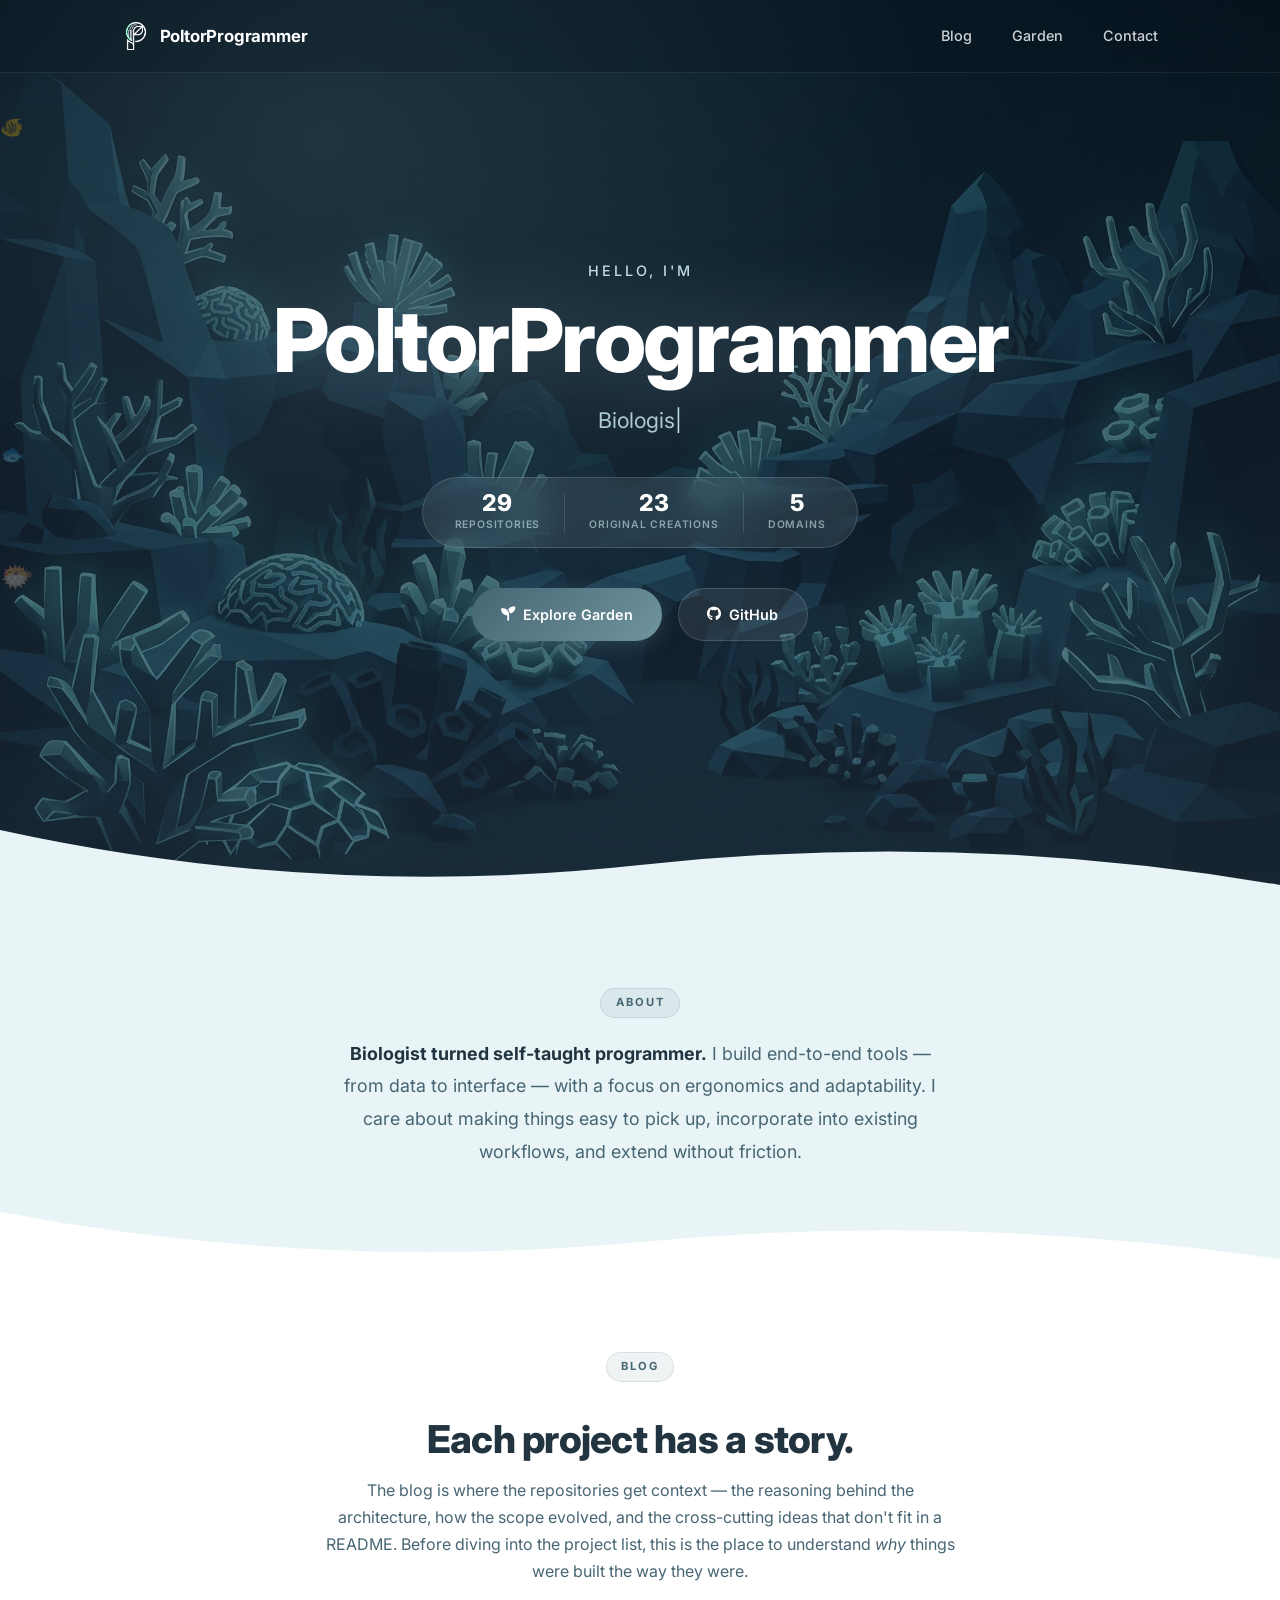
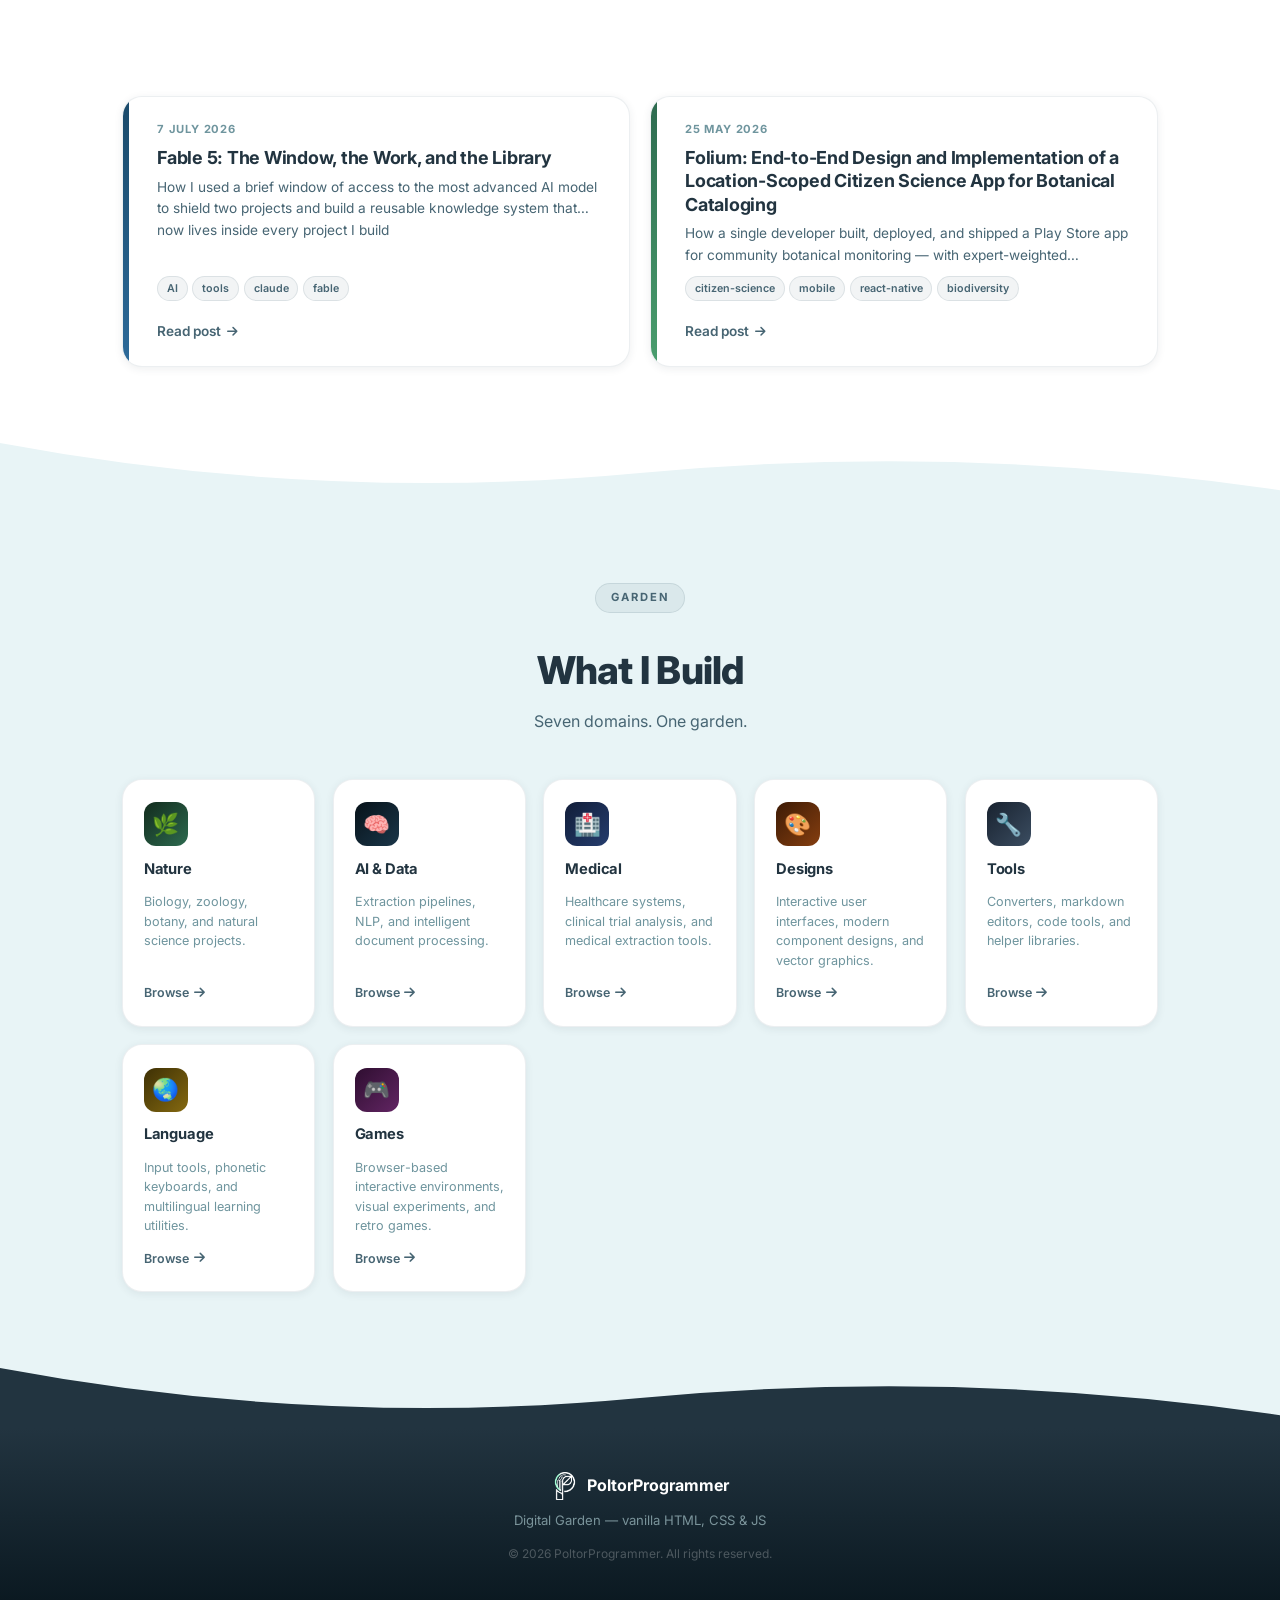
<file: index.html>
<!DOCTYPE html>
<html lang="en">

<head>
    <meta charset="UTF-8">
    <meta name="viewport" content="width=device-width, initial-scale=1.0">
    <title>PoltorProgrammer — Digital Garden</title>
    <meta name="description"
        content="Biologist and Data Scientist building full-stack data-driven tools, automated clinical pipelines, and AI systems.">

    <link rel="preconnect" href="https://fonts.googleapis.com">
    <link rel="preconnect" href="https://fonts.gstatic.com" crossorigin>
    <link href="https://fonts.googleapis.com/css2?family=Inter:wght@300;400;500;600;700;800&display=swap"
        rel="stylesheet">
    <link rel="stylesheet" href="https://cdnjs.cloudflare.com/ajax/libs/font-awesome/6.5.0/css/all.min.css">
    <link rel="icon" type="image/png" href="assets/logo/logo-poltorprogrammer-squared.png" media="(prefers-color-scheme: dark)">
    <link rel="icon" type="image/png" href="assets/logo/logo-poltorprogrammer-squared-inverted.png" media="(prefers-color-scheme: light)">
    <link rel="stylesheet" href="css/style.css">
</head>

<body>

    <!-- ── Navbar ────────────────────────────────────────── -->
    <nav class="navbar" id="navbar">
        <div class="nav-container">
            <a href="index.html" class="nav-logo">
                <span class="logo-icon"><img src="assets/logo/logo-poltorprogrammer-squared.png" alt="PoltorProgrammer Logo" class="logo-img"></span>
                <span>PoltorProgrammer</span>
            </a>
            <ul class="nav-links">
                <li><a href="blog.html"    class="nav-link">Blog</a></li>
                <li><a href="garden.html"  class="nav-link">Garden</a></li>
                <li><a href="contact.html" class="nav-link">Contact</a></li>
            </ul>
            <button class="hamburger" id="hamburger" aria-label="Toggle menu">
                <span></span><span></span><span></span>
            </button>
        </div>
        <div class="mobile-nav" id="mobile-nav">
            <a href="blog.html"    class="mobile-link">Blog</a>
            <a href="garden.html"  class="mobile-link">Garden</a>
            <a href="contact.html" class="mobile-link">Contact</a>
        </div>
    </nav>

    <!-- ── Hero ──────────────────────────────────────────── -->
    <section class="hero" id="hero">
        <div class="particles-container" id="particles"></div>

        <div class="hero-content">
            <p class="hero-greeting">Hello, I'm</p>
            <h1 class="hero-name">PoltorProgrammer</h1>

            <div class="hero-typewriter">
                <span id="typewriter"></span><span class="typewriter-cursor">|</span>
            </div>

            <div class="stats-strip">
                <div class="stat">
                    <span class="stat-number">29</span>
                    <span class="stat-label">Repositories</span>
                </div>
                <div class="stat-divider"></div>
                <div class="stat">
                    <span class="stat-number">23</span>
                    <span class="stat-label">Original Creations</span>
                </div>
                <div class="stat-divider"></div>
                <div class="stat">
                    <span class="stat-number">5</span>
                    <span class="stat-label">Domains</span>
                </div>
            </div>

            <div class="hero-cta">
                <a href="garden.html" class="btn btn-primary">
                    <i class="fas fa-seedling"></i> Explore Garden
                </a>
                <a href="https://github.com/PoltorProgrammer" class="btn btn-outline" target="_blank" rel="noopener noreferrer">
                    <i class="fab fa-github"></i> GitHub
                </a>
            </div>
        </div>

        <div class="hero-curve">
            <svg viewBox="0 0 1440 70" preserveAspectRatio="none" xmlns="http://www.w3.org/2000/svg">
                <path d="M0,0 Q360,70 720,35 Q1080,0 1440,55 L1440,70 L0,70 Z" />
            </svg>
        </div>
    </section>

    <!-- ── About ─────────────────────────────────────────── -->
    <section class="about-section">
        <div class="container">
            <div class="about-inner">
                <span class="about-label">About</span>
                <p class="about-text">
                    <strong>Biologist turned self-taught programmer.</strong> I build end-to-end tools — from data to interface — with a focus on ergonomics and adaptability.
                    I care about making things easy to pick up, incorporate into existing workflows, and extend without friction.
                </p>
            </div>
        </div>
        <div class="section-curve curve-to-sec">
            <svg viewBox="0 0 1440 70" preserveAspectRatio="none" xmlns="http://www.w3.org/2000/svg">
                <path d="M0,0 Q360,70 720,35 Q1080,0 1440,55 L1440,70 L0,70 Z" />
            </svg>
        </div>
    </section>

    <!-- ── Blog Preview ──────────────────────────────────── -->
    <section class="blog-preview-section">
        <div class="container">
            <div class="blog-preview-intro">
                <span class="about-label">Blog</span>
                <h2 class="blog-preview-title">Each project has a story.</h2>
                <p class="blog-preview-body">
                    The blog is where the repositories get context — the reasoning behind the architecture, how the scope evolved, and the cross-cutting ideas that don't fit in a README.
                    Before diving into the project list, this is the place to understand <em>why</em> things were built the way they were.
                </p>
                <a href="blog.html" class="btn btn-outline">
                    <i class="fas fa-pencil-alt"></i> Read the blog
                </a>
            </div>
            <div class="blog-grid" id="home-blog-grid">
                <div class="blog-loading" id="home-blog-loading">
                    <div class="loading-spinner"></div>
                    <p>Loading posts…</p>
                </div>
            </div>
        </div>
        <div class="section-curve curve-to-main">
            <svg viewBox="0 0 1440 70" preserveAspectRatio="none" xmlns="http://www.w3.org/2000/svg">
                <path d="M0,0 Q360,70 720,35 Q1080,0 1440,55 L1440,70 L0,70 Z" />
            </svg>
        </div>
    </section>

    <!-- ── Domains ───────────────────────────────────────── -->
    <section class="domains-section">
        <div class="container">
            <div class="domains-intro">
                <span class="about-label">Garden</span>
                <h2 class="blog-preview-title">What I Build</h2>
                <p class="blog-preview-body">Seven domains. One garden.</p>
            </div>
            <div class="domains-grid">

                <a href="garden.html?filter=nature" class="domain-card">
                    <div class="domain-icon-wrap nature">🌿</div>
                    <span class="domain-name">Nature</span>
                    <p class="domain-desc">Biology, zoology, botany, and natural science projects.</p>
                    <span class="domain-link">Browse <i class="fas fa-arrow-right"></i></span>
                </a>

                <a href="garden.html?filter=ai" class="domain-card">
                    <div class="domain-icon-wrap ai">🧠</div>
                    <span class="domain-name">AI &amp; Data</span>
                    <p class="domain-desc">Extraction pipelines, NLP, and intelligent document processing.</p>
                    <span class="domain-link">Browse <i class="fas fa-arrow-right"></i></span>
                </a>

                <a href="garden.html?filter=medical" class="domain-card">
                    <div class="domain-icon-wrap medical">🏥</div>
                    <span class="domain-name">Medical</span>
                    <p class="domain-desc">Healthcare systems, clinical trial analysis, and medical extraction tools.</p>
                    <span class="domain-link">Browse <i class="fas fa-arrow-right"></i></span>
                </a>

                <a href="garden.html?filter=designs" class="domain-card">
                    <div class="domain-icon-wrap designs">🎨</div>
                    <span class="domain-name">Designs</span>
                    <p class="domain-desc">Interactive user interfaces, modern component designs, and vector graphics.</p>
                    <span class="domain-link">Browse <i class="fas fa-arrow-right"></i></span>
                </a>

                <a href="garden.html?filter=tools" class="domain-card">
                    <div class="domain-icon-wrap tools">🔧</div>
                    <span class="domain-name">Tools</span>
                    <p class="domain-desc">Converters, markdown editors, code tools, and helper libraries.</p>
                    <span class="domain-link">Browse <i class="fas fa-arrow-right"></i></span>
                </a>

                <a href="garden.html?filter=language" class="domain-card">
                    <div class="domain-icon-wrap language">🌏</div>
                    <span class="domain-name">Language</span>
                    <p class="domain-desc">Input tools, phonetic keyboards, and multilingual learning utilities.</p>
                    <span class="domain-link">Browse <i class="fas fa-arrow-right"></i></span>
                </a>

                <a href="garden.html?filter=games" class="domain-card">
                    <div class="domain-icon-wrap games">🎮</div>
                    <span class="domain-name">Games</span>
                    <p class="domain-desc">Browser-based interactive environments, visual experiments, and retro games.</p>
                    <span class="domain-link">Browse <i class="fas fa-arrow-right"></i></span>
                </a>

            </div>
        </div>
        <div class="section-curve curve-to-footer">
            <svg viewBox="0 0 1440 70" preserveAspectRatio="none" xmlns="http://www.w3.org/2000/svg">
                <path d="M0,0 Q360,70 720,35 Q1080,0 1440,55 L1440,70 L0,70 Z" />
            </svg>
        </div>
    </section>

    <!-- ── Footer ────────────────────────────────────────── -->
    <footer class="footer">
        <div class="container">
            <div class="footer-content">
                <div class="footer-brand">
                    <span class="logo-icon"><img src="assets/logo/logo-poltorprogrammer-squared.png" alt="PoltorProgrammer Logo" class="logo-img"></span>
                    <span>PoltorProgrammer</span>
                </div>
                <p class="footer-tagline">Digital Garden — vanilla HTML, CSS &amp; JS</p>
                <p class="footer-copy">© 2026 PoltorProgrammer. All rights reserved.</p>
            </div>
        </div>
    </footer>

    <script src="js/particles.js"></script>
    <script src="js/intro.js"></script>
</body>

</html>
</file>
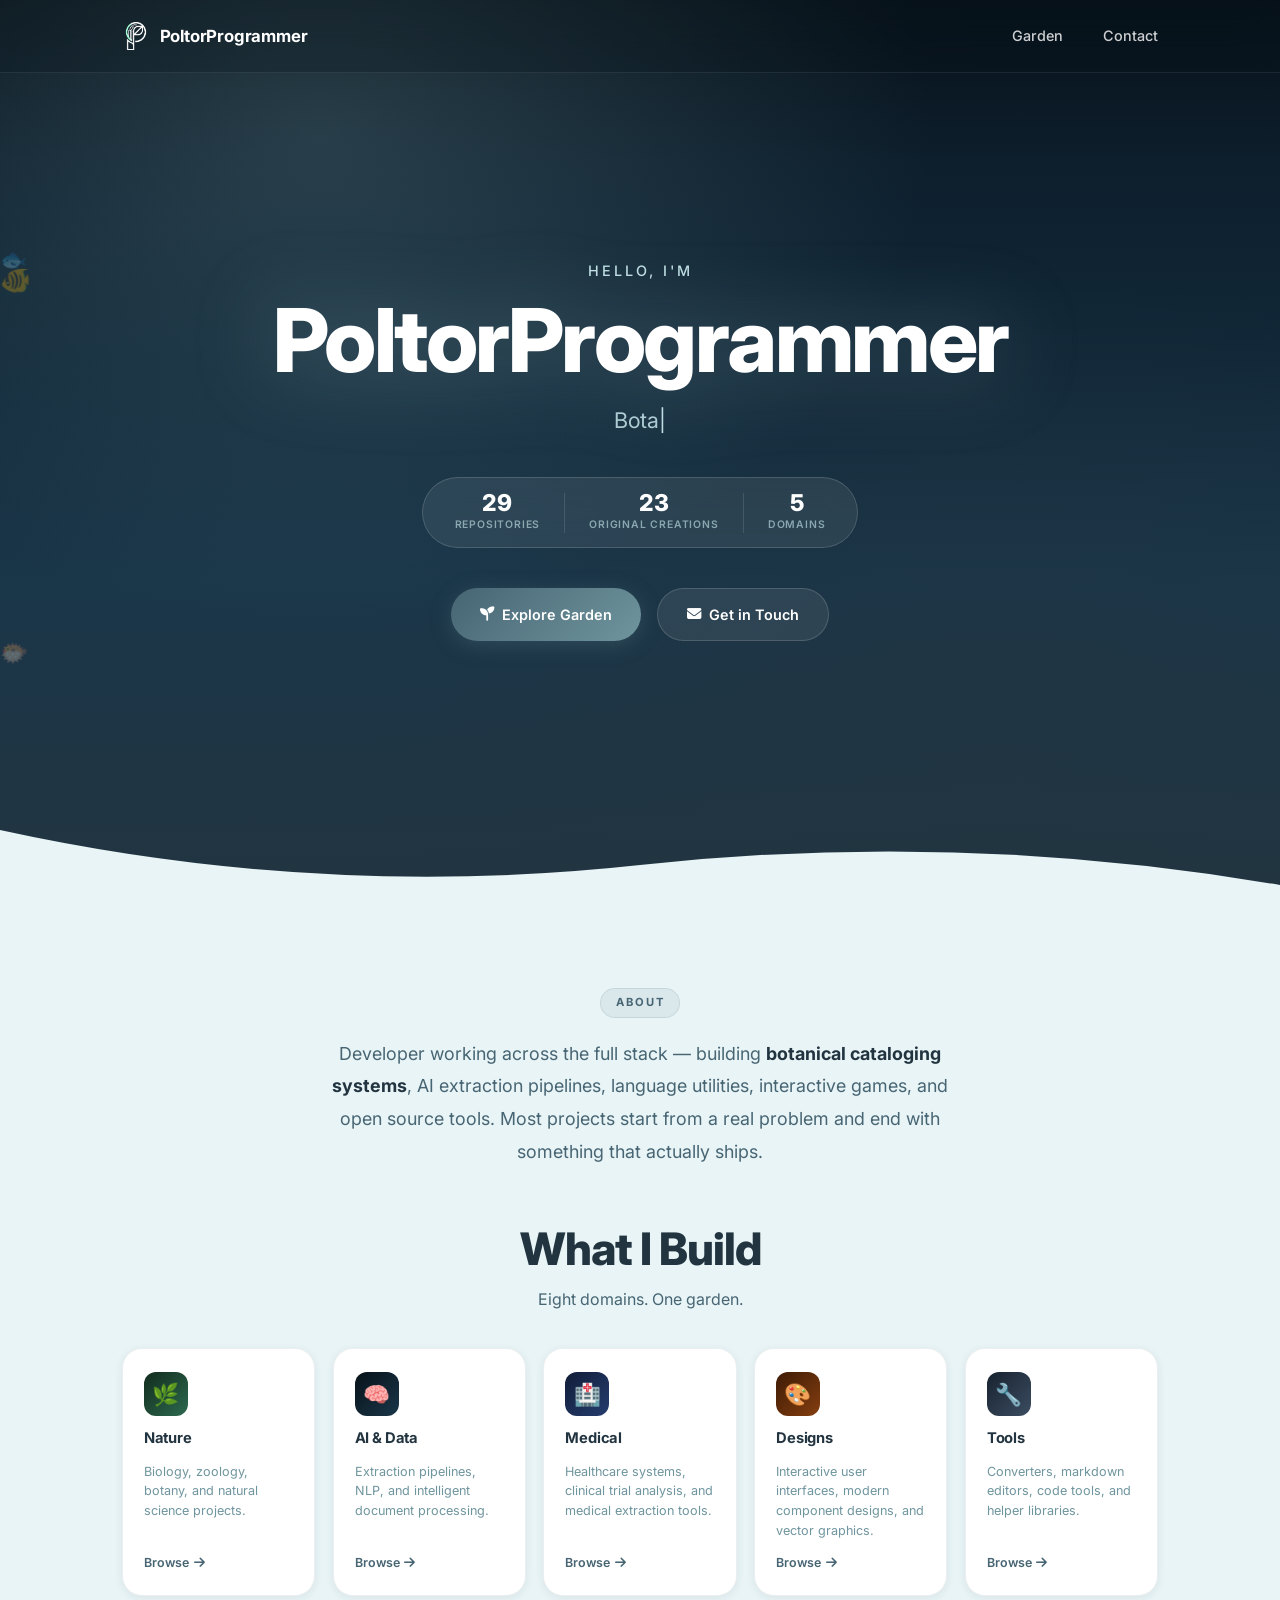
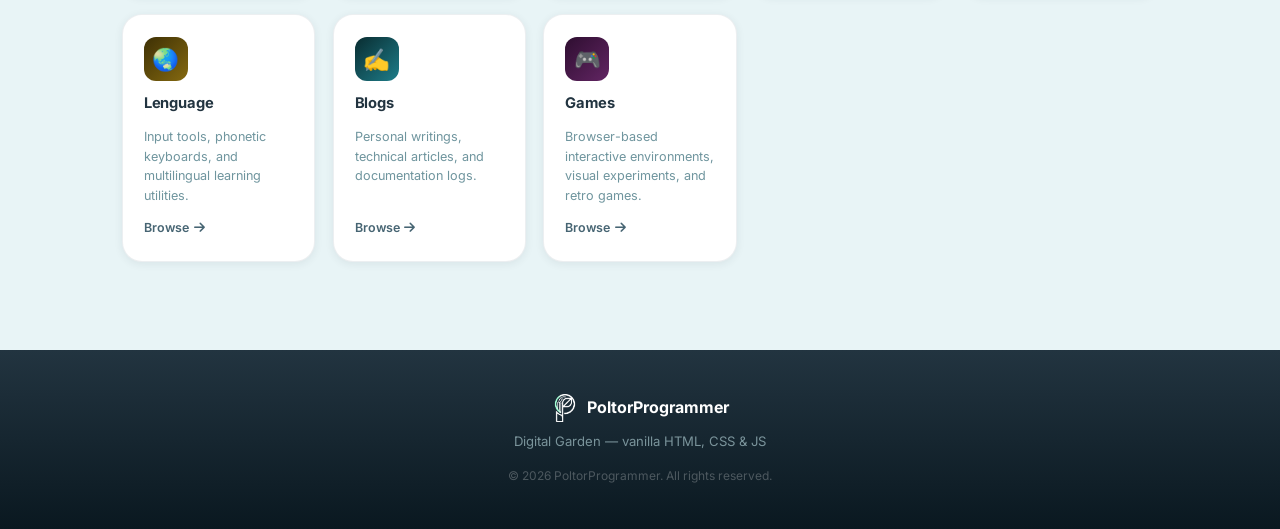
<file: poltorprogrammer/index.html>
<!DOCTYPE html>
<html lang="en">

<head>
    <meta charset="UTF-8">
    <meta name="viewport" content="width=device-width, initial-scale=1.0">
    <title>PoltorProgrammer — Digital Garden</title>
    <meta name="description"
        content="Developer building botanical software, AI systems, language tools, games, and open source utilities.">

    <link rel="preconnect" href="https://fonts.googleapis.com">
    <link rel="preconnect" href="https://fonts.gstatic.com" crossorigin>
    <link href="https://fonts.googleapis.com/css2?family=Inter:wght@300;400;500;600;700;800&display=swap"
        rel="stylesheet">
    <link rel="stylesheet" href="https://cdnjs.cloudflare.com/ajax/libs/font-awesome/6.5.0/css/all.min.css">
    <link rel="icon" type="image/png" href="assets/logo.png">
    <link rel="stylesheet" href="css/style.css">
</head>

<body>

    <!-- ── Navbar ────────────────────────────────────────── -->
    <nav class="navbar" id="navbar">
        <div class="nav-container">
            <a href="index.html" class="nav-logo">
                <span class="logo-icon"><img src="assets/logo.png" alt="PoltorProgrammer Logo" class="logo-img"></span>
                <span>PoltorProgrammer</span>
            </a>
            <ul class="nav-links">
                <li><a href="garden.html" class="nav-link">Garden</a></li>
                <li><a href="contact.html" class="nav-link">Contact</a></li>
            </ul>
            <button class="hamburger" id="hamburger" aria-label="Toggle menu">
                <span></span><span></span><span></span>
            </button>
        </div>
        <div class="mobile-nav" id="mobile-nav">
            <a href="garden.html" class="mobile-link">Garden</a>
            <a href="contact.html" class="mobile-link">Contact</a>
        </div>
    </nav>

    <!-- ── Hero ──────────────────────────────────────────── -->
    <section class="hero" id="hero">
        <div class="particles-container" id="particles"></div>

        <div class="hero-content">
            <p class="hero-greeting">Hello, I'm</p>
            <h1 class="hero-name">PoltorProgrammer</h1>

            <div class="hero-typewriter">
                <span id="typewriter"></span><span class="typewriter-cursor">|</span>
            </div>

            <div class="stats-strip">
                <div class="stat">
                    <span class="stat-number">29</span>
                    <span class="stat-label">Repositories</span>
                </div>
                <div class="stat-divider"></div>
                <div class="stat">
                    <span class="stat-number">23</span>
                    <span class="stat-label">Original Creations</span>
                </div>
                <div class="stat-divider"></div>
                <div class="stat">
                    <span class="stat-number">5</span>
                    <span class="stat-label">Domains</span>
                </div>
            </div>

            <div class="hero-cta">
                <a href="garden.html" class="btn btn-primary">
                    <i class="fas fa-seedling"></i> Explore Garden
                </a>
                <a href="contact.html" class="btn btn-outline">
                    <i class="fas fa-envelope"></i> Get in Touch
                </a>
            </div>
        </div>

        <div class="hero-curve">
            <svg viewBox="0 0 1440 70" preserveAspectRatio="none" xmlns="http://www.w3.org/2000/svg">
                <path d="M0,0 Q360,70 720,35 Q1080,0 1440,55 L1440,70 L0,70 Z" fill="#e8f4f6" />
            </svg>
        </div>
    </section>

    <!-- ── About ─────────────────────────────────────────── -->
    <section class="about-section">
        <div class="container">
            <div class="about-inner">
                <span class="about-label">About</span>
                <p class="about-text">
                    Developer working across the full stack — building
                    <strong>botanical cataloging systems</strong>, AI extraction pipelines,
                    language utilities, interactive games, and open source tools.
                    Most projects start from a real problem and end with something that actually ships.
                </p>
            </div>
        </div>
    </section>

    <!-- ── Domains ───────────────────────────────────────── -->
    <section class="domains-section">
        <div class="container">
            <div class="section-header">
                <h2 class="section-title">What I Build</h2>
                <p class="section-subtitle">Eight domains. One garden.</p>
            </div>
            <div class="domains-grid">

                <a href="garden.html?filter=nature" class="domain-card">
                    <div class="domain-icon-wrap nature">🌿</div>
                    <span class="domain-name">Nature</span>
                    <p class="domain-desc">Biology, zoology, botany, and natural science projects.</p>
                    <span class="domain-link">Browse <i class="fas fa-arrow-right"></i></span>
                </a>

                <a href="garden.html?filter=ai" class="domain-card">
                    <div class="domain-icon-wrap ai">🧠</div>
                    <span class="domain-name">AI &amp; Data</span>
                    <p class="domain-desc">Extraction pipelines, NLP, and intelligent document processing.</p>
                    <span class="domain-link">Browse <i class="fas fa-arrow-right"></i></span>
                </a>

                <a href="garden.html?filter=medical" class="domain-card">
                    <div class="domain-icon-wrap medical">🏥</div>
                    <span class="domain-name">Medical</span>
                    <p class="domain-desc">Healthcare systems, clinical trial analysis, and medical extraction tools.
                    </p>
                    <span class="domain-link">Browse <i class="fas fa-arrow-right"></i></span>
                </a>

                <a href="garden.html?filter=designs" class="domain-card">
                    <div class="domain-icon-wrap designs">🎨</div>
                    <span class="domain-name">Designs</span>
                    <p class="domain-desc">Interactive user interfaces, modern component designs, and vector graphics.
                    </p>
                    <span class="domain-link">Browse <i class="fas fa-arrow-right"></i></span>
                </a>

                <a href="garden.html?filter=tools" class="domain-card">
                    <div class="domain-icon-wrap tools">🔧</div>
                    <span class="domain-name">Tools</span>
                    <p class="domain-desc">Converters, markdown editors, code tools, and helper libraries.</p>
                    <span class="domain-link">Browse <i class="fas fa-arrow-right"></i></span>
                </a>

                <a href="garden.html?filter=language" class="domain-card">
                    <div class="domain-icon-wrap language">🌏</div>
                    <span class="domain-name">Lenguage</span>
                    <p class="domain-desc">Input tools, phonetic keyboards, and multilingual learning utilities.</p>
                    <span class="domain-link">Browse <i class="fas fa-arrow-right"></i></span>
                </a>

                <a href="garden.html?filter=blogs" class="domain-card">
                    <div class="domain-icon-wrap blogs">✍️</div>
                    <span class="domain-name">Blogs</span>
                    <p class="domain-desc">Personal writings, technical articles, and documentation logs.</p>
                    <span class="domain-link">Browse <i class="fas fa-arrow-right"></i></span>
                </a>

                <a href="garden.html?filter=games" class="domain-card">
                    <div class="domain-icon-wrap games">🎮</div>
                    <span class="domain-name">Games</span>
                    <p class="domain-desc">Browser-based interactive environments, visual experiments, and retro games.
                    </p>
                    <span class="domain-link">Browse <i class="fas fa-arrow-right"></i></span>
                </a>

            </div>
        </div>
    </section>

    <!-- ── Footer ────────────────────────────────────────── -->
    <footer class="footer">
        <div class="container">
            <div class="footer-content">
                <div class="footer-brand">
                    <span class="logo-icon"><img src="assets/logo.png" alt="PoltorProgrammer Logo" class="logo-img"></span>
                    <span>PoltorProgrammer</span>
                </div>
                <p class="footer-tagline">Digital Garden — vanilla HTML, CSS &amp; JS</p>
                <p class="footer-copy">© 2026 PoltorProgrammer. All rights reserved.</p>
            </div>
        </div>
    </footer>

    <script src="js/particles.js"></script>
    <script src="js/intro.js"></script>
</body>

</html>
</file>
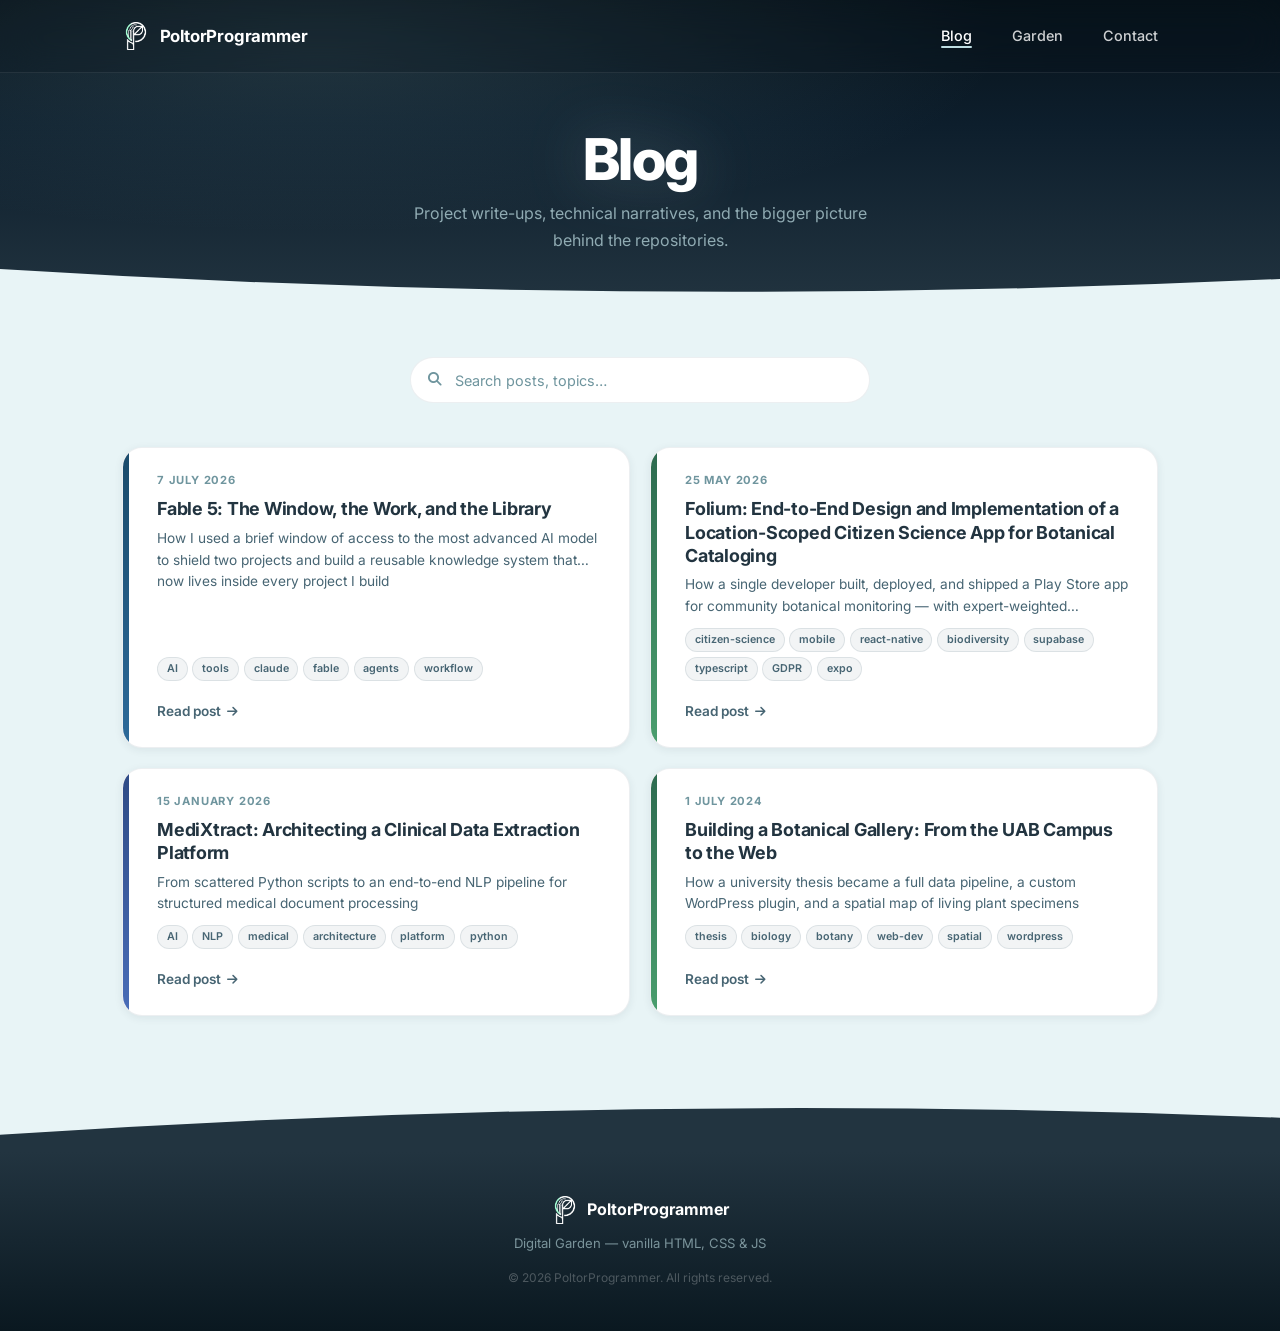
<file: blog.html>
<!DOCTYPE html>
<html lang="en">
<head>
    <meta charset="UTF-8">
    <meta name="viewport" content="width=device-width, initial-scale=1.0">
    <title>Blog — PoltorProgrammer</title>
    <meta name="description" content="Project write-ups, technical narratives, and cross-repository context for the work behind the garden.">

    <link rel="preconnect" href="https://fonts.googleapis.com">
    <link rel="preconnect" href="https://fonts.gstatic.com" crossorigin>
    <link href="https://fonts.googleapis.com/css2?family=Inter:wght@300;400;500;600;700;800&display=swap" rel="stylesheet">
    <link rel="stylesheet" href="https://cdnjs.cloudflare.com/ajax/libs/font-awesome/6.5.0/css/all.min.css">
    <link rel="icon" type="image/png" href="assets/logo/logo-poltorprogrammer-squared.png" media="(prefers-color-scheme: dark)">
    <link rel="icon" type="image/png" href="assets/logo/logo-poltorprogrammer-squared-inverted.png" media="(prefers-color-scheme: light)">
    <link rel="stylesheet" href="css/style.css">
</head>
<body>

    <!-- ── Navbar ────────────────────────────────────────── -->
    <nav class="navbar scrolled" id="navbar">
        <div class="nav-container">
            <a href="index.html" class="nav-logo">
                <span class="logo-icon"><img src="assets/logo/logo-poltorprogrammer-squared.png" alt="PoltorProgrammer Logo" class="logo-img"></span>
                <span>PoltorProgrammer</span>
            </a>
            <ul class="nav-links">
                <li><a href="blog.html"   class="nav-link active-page">Blog</a></li>
                <li><a href="garden.html" class="nav-link">Garden</a></li>
                <li><a href="contact.html" class="nav-link">Contact</a></li>
            </ul>
            <button class="hamburger" id="hamburger" aria-label="Toggle menu">
                <span></span><span></span><span></span>
            </button>
        </div>
        <div class="mobile-nav" id="mobile-nav">
            <a href="blog.html"    class="mobile-link">Blog</a>
            <a href="garden.html"  class="mobile-link">Garden</a>
            <a href="contact.html" class="mobile-link">Contact</a>
        </div>
    </nav>

    <!-- ── Page Header ───────────────────────────────────── -->
    <header class="page-header">
        <div class="container">
            <h1 class="page-header-title">Blog</h1>
            <p class="page-header-sub">Project write-ups, technical narratives, and the bigger picture behind the repositories.</p>
        </div>
        <div class="page-header-curve">
            <svg viewBox="0 0 1440 40" preserveAspectRatio="none" xmlns="http://www.w3.org/2000/svg">
                <path d="M0,0 Q720,40 1440,10 L1440,40 L0,40 Z"/>
            </svg>
        </div>
    </header>

    <!-- ── Blog listing ──────────────────────────────────── -->
    <section class="projects-section" style="padding-top:3rem;">
        <div class="container">

            <div class="controls" style="justify-content:flex-start;">
                <div class="search-wrapper">
                    <i class="fas fa-search search-icon"></i>
                    <input type="text" id="search-input" class="search-input" placeholder="Search posts, topics…">
                </div>
            </div>

            <div class="blog-grid" id="blog-grid">
                <div class="blog-loading" id="blog-loading">
                    <div class="loading-spinner"></div>
                    <p>Loading posts…</p>
                </div>
            </div>

            <div class="no-results" id="no-results" style="display:none">
                <i class="fas fa-pencil-alt"></i>
                <p>No posts match your search.</p>
            </div>

        </div>
        <div class="section-curve">
            <svg viewBox="0 0 1440 70" preserveAspectRatio="none" xmlns="http://www.w3.org/2000/svg">
                <path d="M0,50 Q720,0 1440,30 L1440,70 L0,70 Z" style="fill: var(--primary-dark);" />
            </svg>
        </div>
    </section>

    <!-- ── Footer ────────────────────────────────────────── -->
    <footer class="footer">
        <div class="container">
            <div class="footer-content">
                <div class="footer-brand">
                    <span class="logo-icon"><img src="assets/logo/logo-poltorprogrammer-squared.png" alt="PoltorProgrammer Logo" class="logo-img"></span>
                    <span>PoltorProgrammer</span>
                </div>
                <p class="footer-tagline">Digital Garden — vanilla HTML, CSS &amp; JS</p>
                <p class="footer-copy">© 2026 PoltorProgrammer. All rights reserved.</p>
            </div>
        </div>
    </footer>

    <script src="js/blog.js"></script>
</body>
</html>
</file>
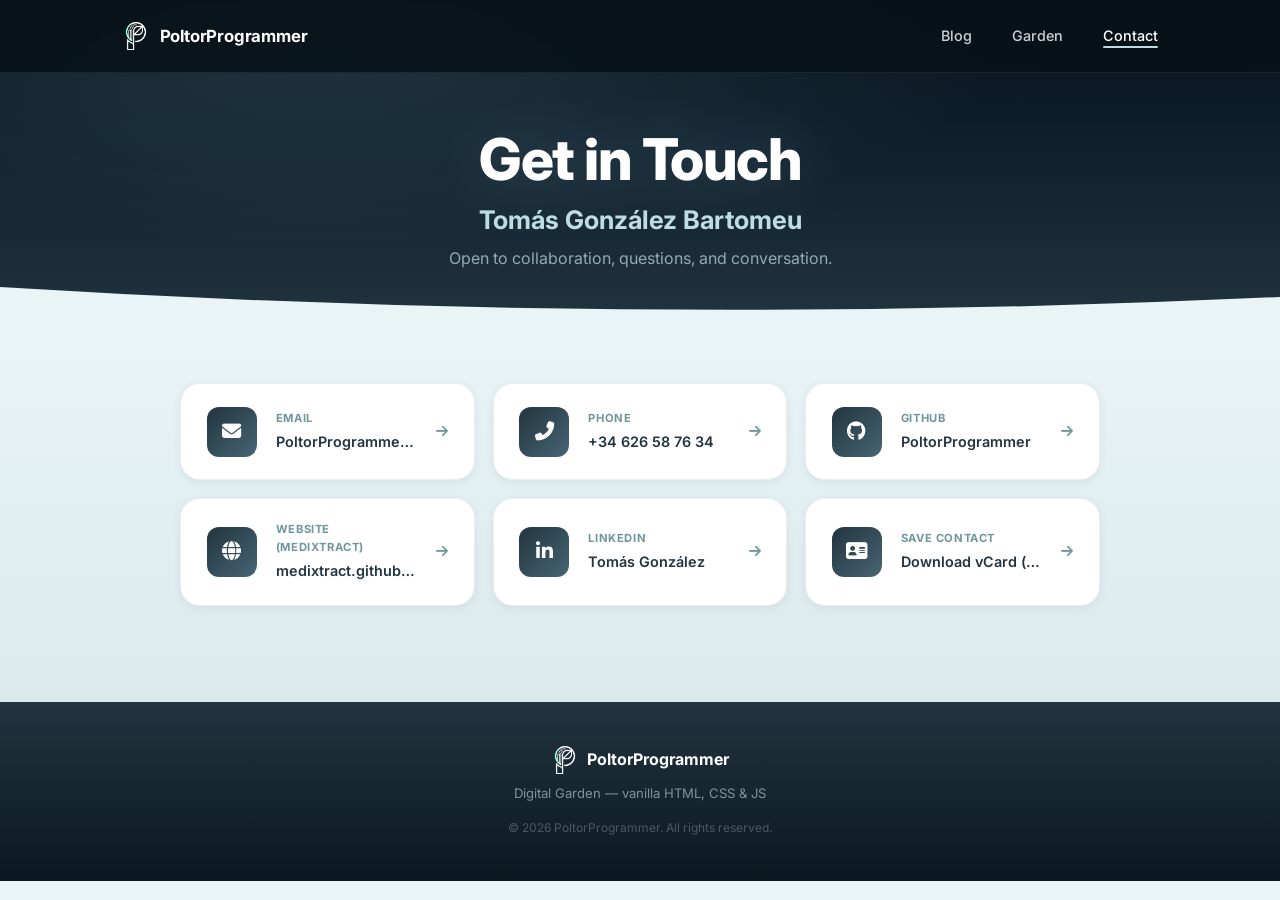
<file: contact.html>
<!DOCTYPE html>
<html lang="en">
<head>
    <meta charset="UTF-8">
    <meta name="viewport" content="width=device-width, initial-scale=1.0">
    <title>Contact — PoltorProgrammer</title>
    <meta name="description" content="Get in touch with PoltorProgrammer — GitHub, email, and more.">

    <link rel="preconnect" href="https://fonts.googleapis.com">
    <link rel="preconnect" href="https://fonts.gstatic.com" crossorigin>
    <link href="https://fonts.googleapis.com/css2?family=Inter:wght@300;400;500;600;700;800&display=swap" rel="stylesheet">
    <link rel="stylesheet" href="https://cdnjs.cloudflare.com/ajax/libs/font-awesome/6.5.0/css/all.min.css">
    <link rel="icon" type="image/png" href="assets/logo/logo-poltorprogrammer-squared.png" media="(prefers-color-scheme: dark)">
    <link rel="icon" type="image/png" href="assets/logo/logo-poltorprogrammer-squared-inverted.png" media="(prefers-color-scheme: light)">
    <link rel="stylesheet" href="css/style.css">
</head>
<body>

    <!-- ── Navbar ────────────────────────────────────────── -->
    <nav class="navbar scrolled" id="navbar">
        <div class="nav-container">
            <a href="index.html" class="nav-logo">
                <span class="logo-icon"><img src="assets/logo/logo-poltorprogrammer-squared.png" alt="PoltorProgrammer Logo" class="logo-img"></span>
                <span>PoltorProgrammer</span>
            </a>
            <ul class="nav-links">
                <li><a href="blog.html"    class="nav-link">Blog</a></li>
                <li><a href="garden.html"  class="nav-link">Garden</a></li>
                <li><a href="contact.html" class="nav-link active-page">Contact</a></li>
            </ul>
            <button class="hamburger" id="hamburger" aria-label="Toggle menu">
                <span></span><span></span><span></span>
            </button>
        </div>
        <div class="mobile-nav" id="mobile-nav">
            <a href="blog.html"    class="mobile-link">Blog</a>
            <a href="garden.html"  class="mobile-link">Garden</a>
            <a href="contact.html" class="mobile-link">Contact</a>
        </div>
    </nav>

    <!-- ── Page Header ───────────────────────────────────── -->
    <header class="page-header">
        <div class="container">
            <h1 class="page-header-title">Get in Touch</h1>
            <p class="page-header-name" id="contact-name">Tomás González Bartomeu</p>
            <p class="page-header-sub">Open to collaboration, questions, and conversation.</p>
        </div>
        <div class="page-header-curve">
            <svg viewBox="0 0 1440 40" preserveAspectRatio="none" xmlns="http://www.w3.org/2000/svg">
                <path d="M0,0 Q720,40 1440,10 L1440,40 L0,40 Z"/>
            </svg>
        </div>
    </header>

    <!-- ── Contact ───────────────────────────────────────── -->
    <section class="contact-section" style="padding-top:3.5rem;">
        <div class="container">
            <div class="contact-grid" id="contact-grid">
                <a href="mailto:tomasgonzalezbartomeu@gmail.com" class="contact-card">
                    <div class="contact-icon"><i class="fas fa-envelope"></i></div>
                    <div class="contact-info">
                        <span class="contact-label">Email</span>
                        <span class="contact-value">tomasgonzalezbartomeu@gmail.com</span>
                    </div>
                    <i class="fas fa-arrow-right contact-arrow"></i>
                </a>
                <a href="tel:+34626587634" class="contact-card">
                    <div class="contact-icon"><i class="fas fa-phone-alt"></i></div>
                    <div class="contact-info">
                        <span class="contact-label">Phone</span>
                        <span class="contact-value">+34 626 58 76 34</span>
                    </div>
                    <i class="fas fa-arrow-right contact-arrow"></i>
                </a>
                <a href="https://www.linkedin.com/in/tom%C3%A1s-gonz%C3%A1lez-bartomeu-573a98222" target="_blank" class="contact-card">
                    <div class="contact-icon"><i class="fab fa-linkedin-in"></i></div>
                    <div class="contact-info">
                        <span class="contact-label">LinkedIn</span>
                        <span class="contact-value">Tomás González</span>
                    </div>
                    <i class="fas fa-arrow-right contact-arrow"></i>
                </a>
                <a href="https://github.com/PoltorProgrammer" target="_blank" class="contact-card">
                    <div class="contact-icon"><i class="fab fa-github"></i></div>
                    <div class="contact-info">
                        <span class="contact-label">GitHub</span>
                        <span class="contact-value">PoltorProgrammer</span>
                    </div>
                    <i class="fas fa-arrow-right contact-arrow"></i>
                </a>
                <a href="https://medixtract.github.io/MediXtract/" target="_blank" class="contact-card">
                    <div class="contact-icon"><i class="fas fa-globe"></i></div>
                    <div class="contact-info">
                        <span class="contact-label">Website (MediXtract)</span>
                        <span class="contact-value">medixtract.github.io</span>
                    </div>
                    <i class="fas fa-arrow-right contact-arrow"></i>
                </a>
                <a href="assets/.vcf/tomas_gonzalez.vcf" download="tomas_gonzalez.vcf" class="contact-card">
                    <div class="contact-icon"><i class="fas fa-address-card"></i></div>
                    <div class="contact-info">
                        <span class="contact-label">Save Contact</span>
                        <span class="contact-value">Download vCard (.vcf)</span>
                    </div>
                    <i class="fas fa-arrow-right contact-arrow"></i>
                </a>
            </div>
        </div>
    </section>

    <!-- ── Footer ────────────────────────────────────────── -->
    <footer class="footer">
        <div class="container">
            <div class="footer-content">
                <div class="footer-brand">
                    <span class="logo-icon"><img src="assets/logo/logo-poltorprogrammer-squared.png" alt="PoltorProgrammer Logo" class="logo-img"></span>
                    <span>PoltorProgrammer</span>
                </div>
                <p class="footer-tagline">Digital Garden — vanilla HTML, CSS &amp; JS</p>
                <p class="footer-copy">© 2026 PoltorProgrammer. All rights reserved.</p>
            </div>
        </div>
    </footer>

    <script src="js/contact.js"></script>
</body>
</html>
</file>
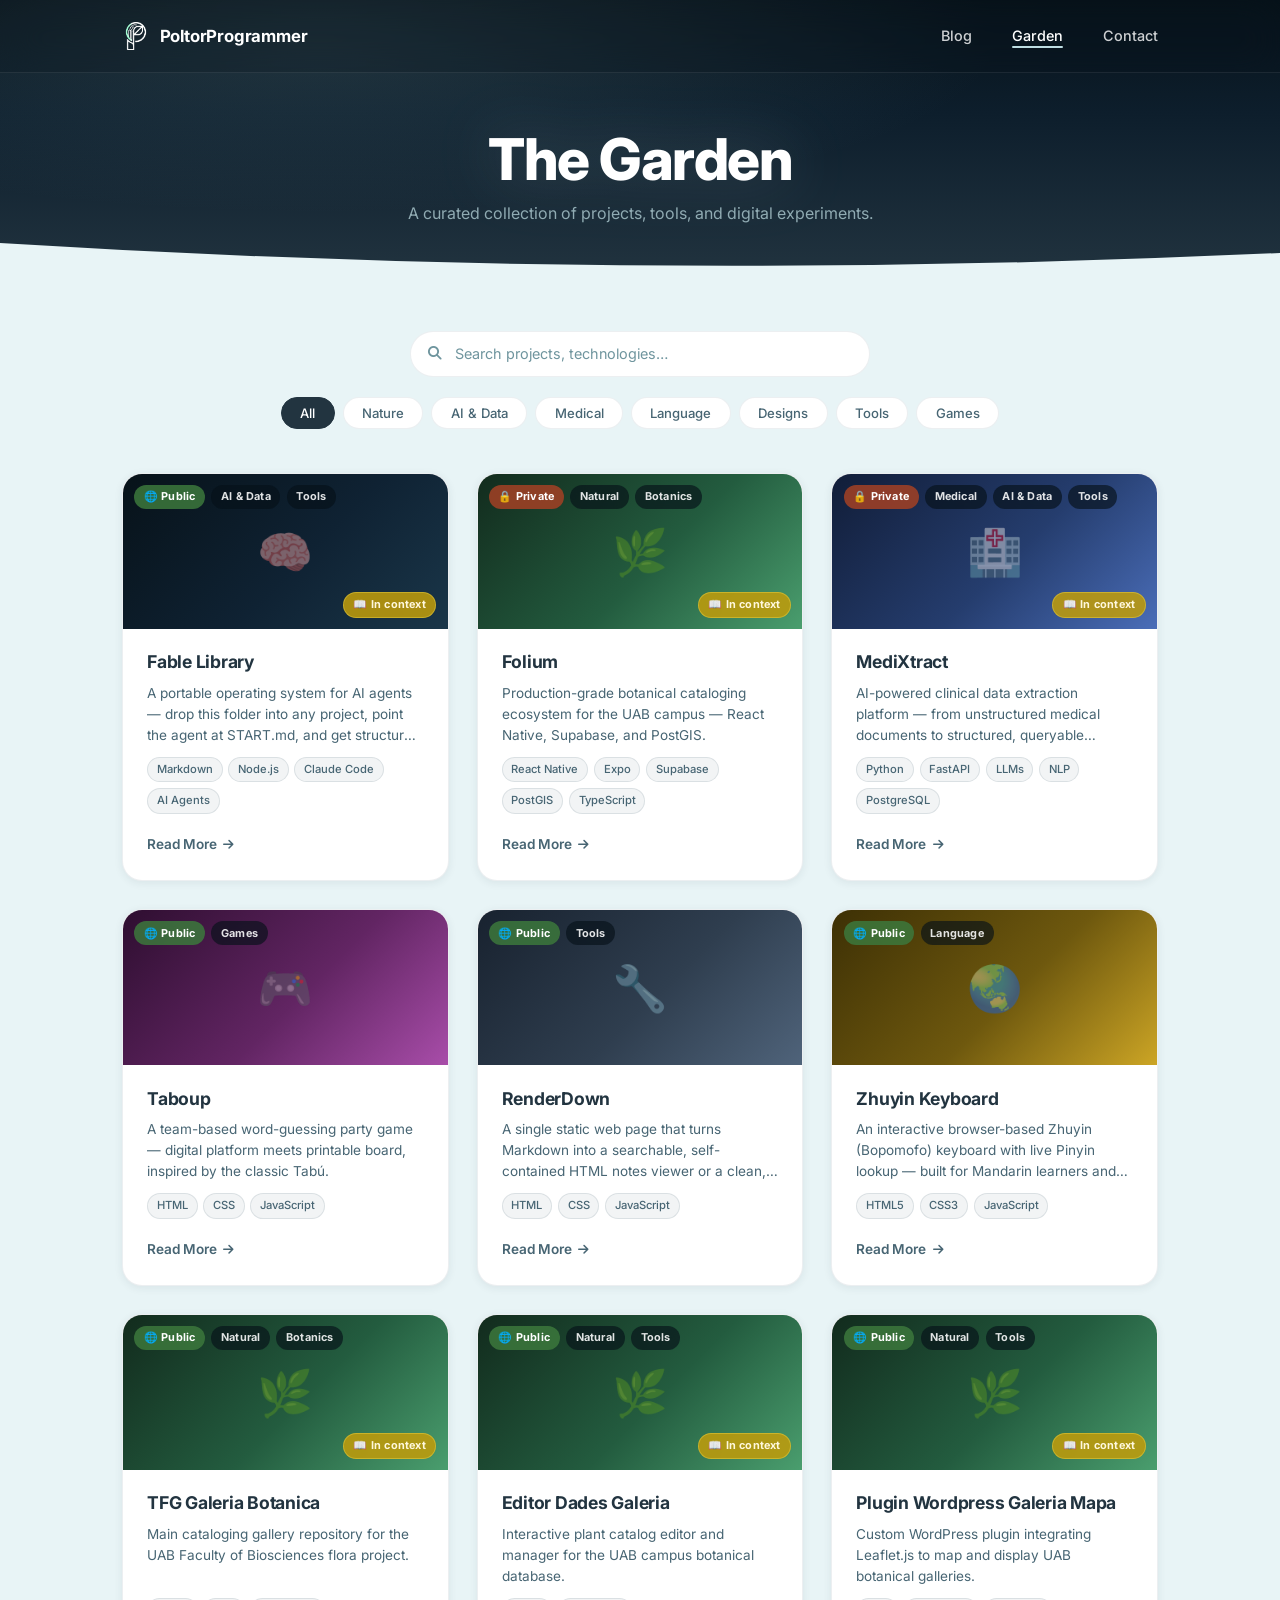
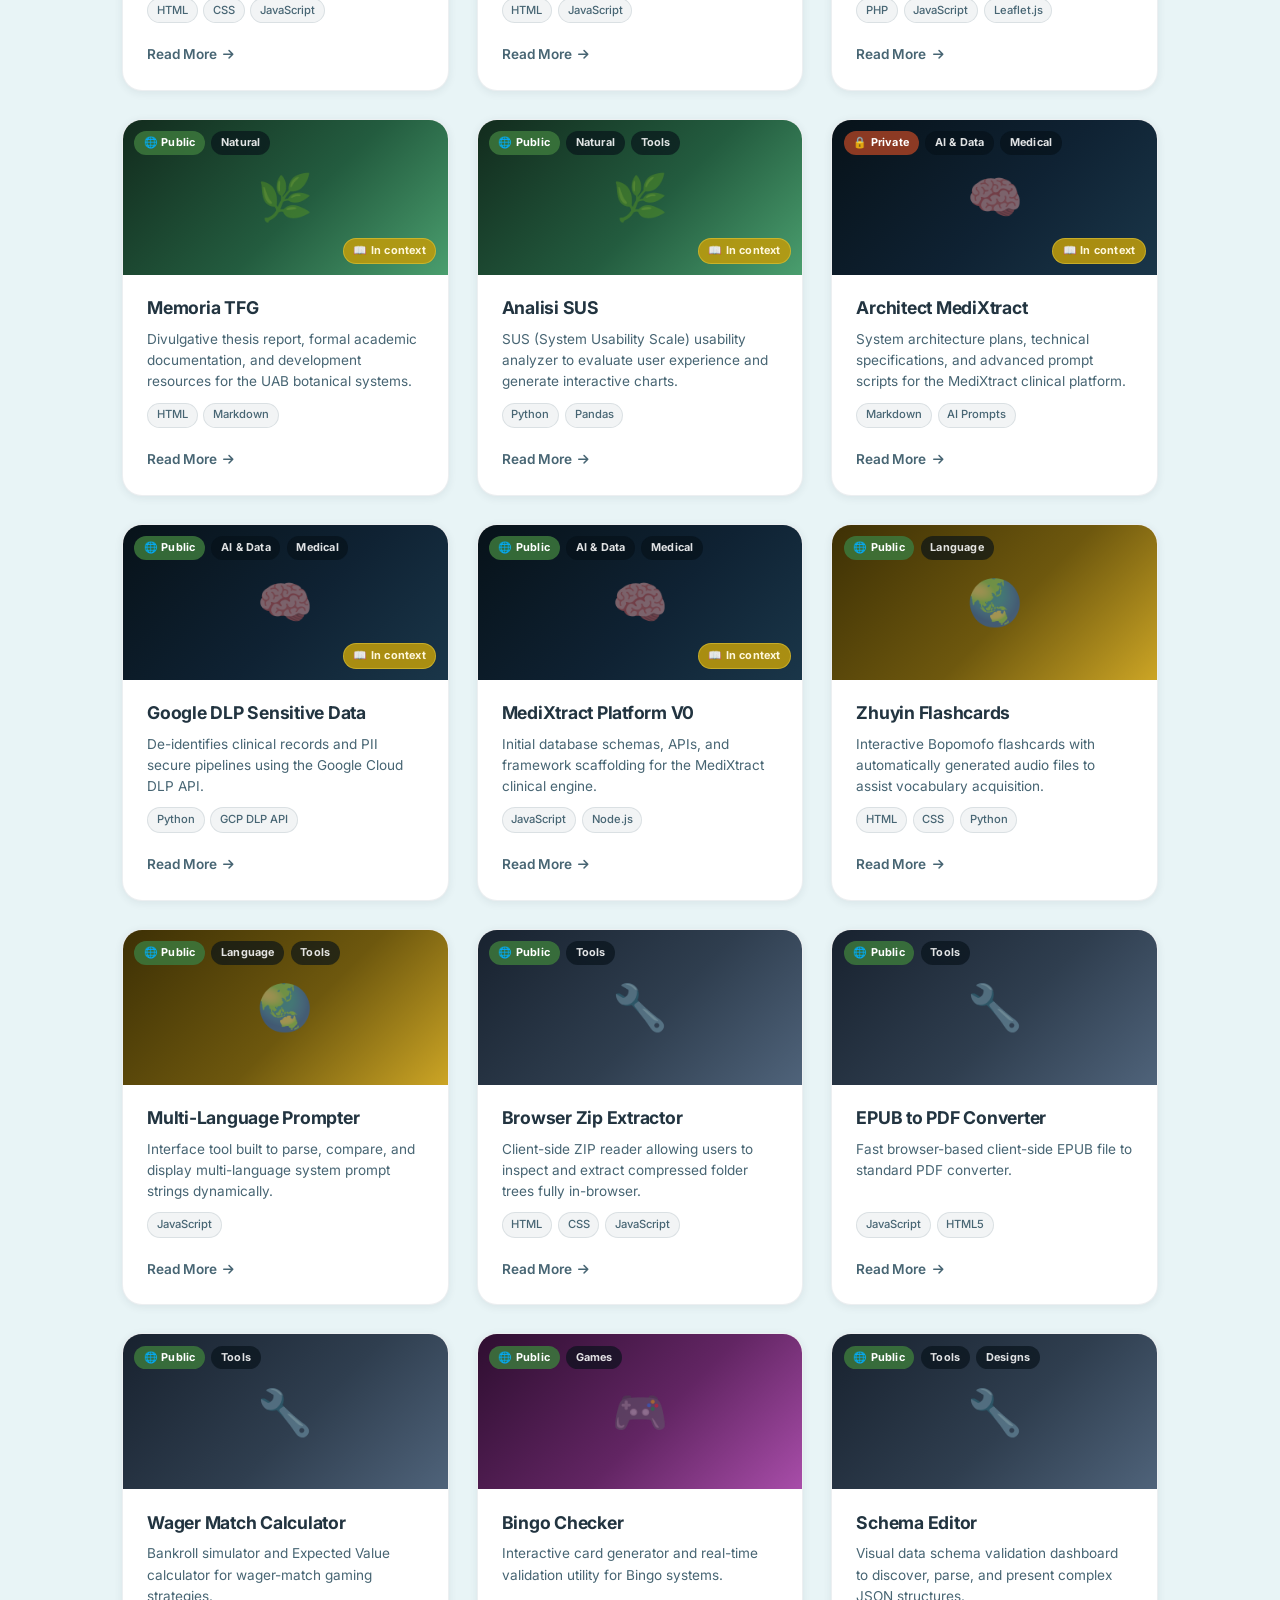
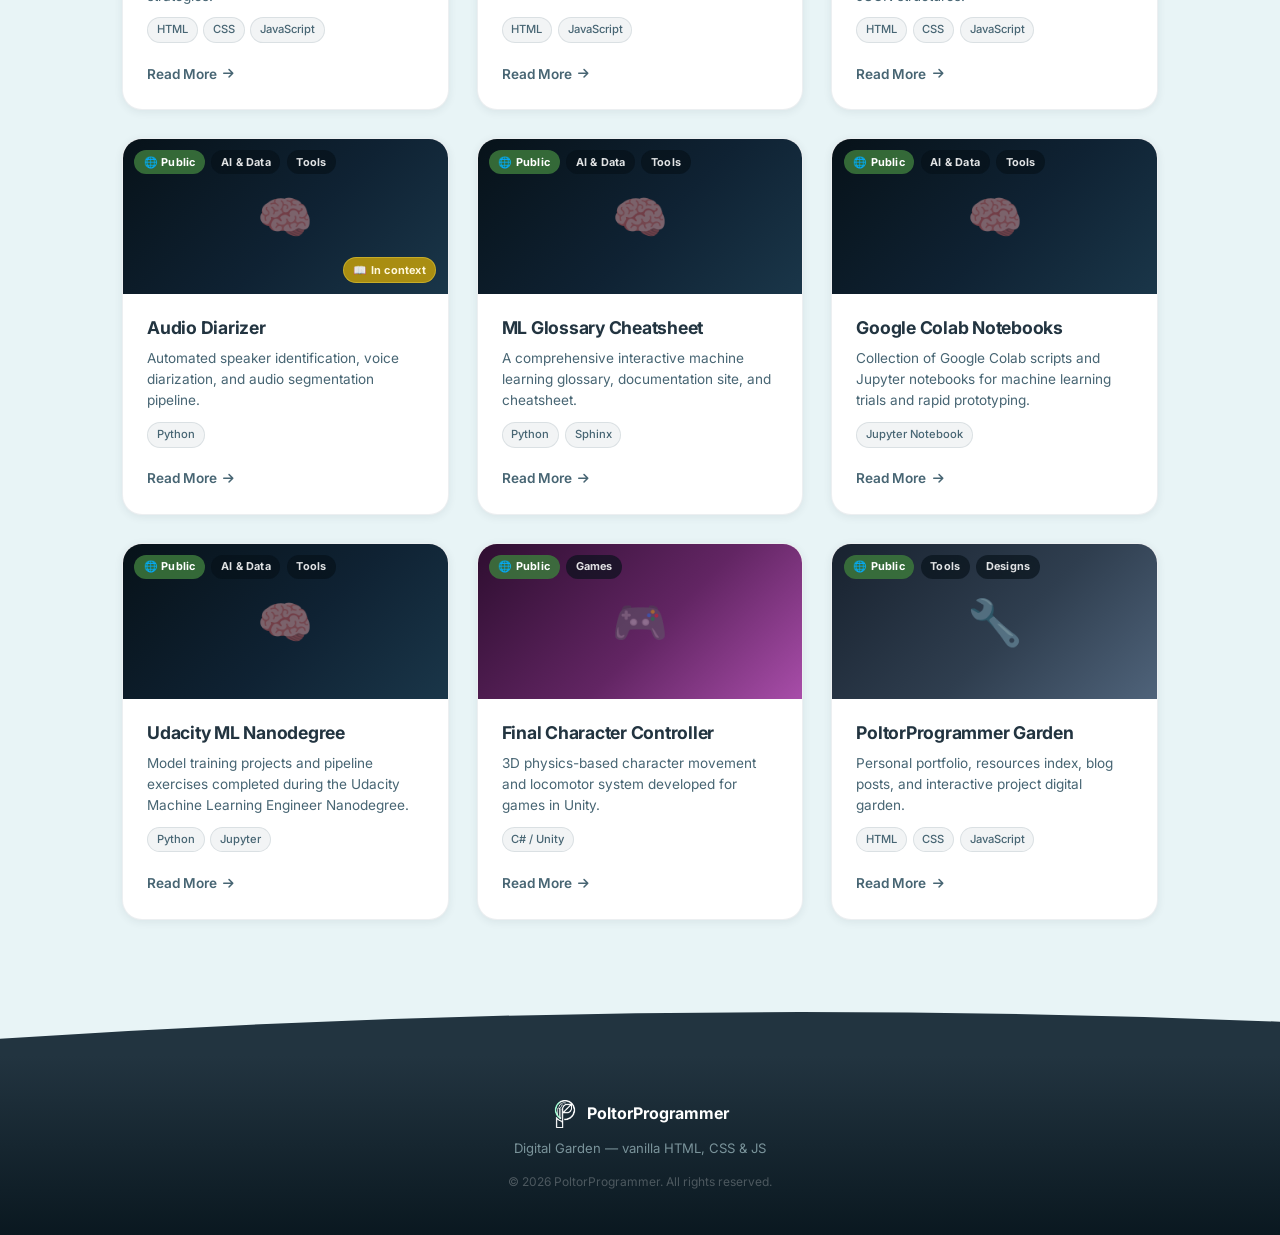
<file: garden.html>
<!DOCTYPE html>
<html lang="en">
<head>
    <meta charset="UTF-8">
    <meta name="viewport" content="width=device-width, initial-scale=1.0">
    <title>The Garden — PoltorProgrammer</title>
    <meta name="description" content="Browse all projects — biological tools, AI data systems, language utilities, games, and open source software.">

    <link rel="preconnect" href="https://fonts.googleapis.com">
    <link rel="preconnect" href="https://fonts.gstatic.com" crossorigin>
    <link href="https://fonts.googleapis.com/css2?family=Inter:wght@300;400;500;600;700;800&display=swap" rel="stylesheet">
    <link rel="stylesheet" href="https://cdnjs.cloudflare.com/ajax/libs/font-awesome/6.5.0/css/all.min.css">
    <link rel="icon" type="image/png" href="assets/logo/logo-poltorprogrammer-squared.png" media="(prefers-color-scheme: dark)">
    <link rel="icon" type="image/png" href="assets/logo/logo-poltorprogrammer-squared-inverted.png" media="(prefers-color-scheme: light)">
    <link rel="stylesheet" href="css/style.css">
</head>
<body>

    <!-- ── Navbar ────────────────────────────────────────── -->
    <nav class="navbar scrolled" id="navbar">
        <div class="nav-container">
            <a href="index.html" class="nav-logo">
                <span class="logo-icon"><img src="assets/logo/logo-poltorprogrammer-squared.png" alt="PoltorProgrammer Logo" class="logo-img"></span>
                <span>PoltorProgrammer</span>
            </a>
            <ul class="nav-links">
                <li><a href="blog.html"    class="nav-link">Blog</a></li>
                <li><a href="garden.html"  class="nav-link active-page">Garden</a></li>
                <li><a href="contact.html" class="nav-link">Contact</a></li>
            </ul>
            <button class="hamburger" id="hamburger" aria-label="Toggle menu">
                <span></span><span></span><span></span>
            </button>
        </div>
        <div class="mobile-nav" id="mobile-nav">
            <a href="blog.html"    class="mobile-link">Blog</a>
            <a href="garden.html"  class="mobile-link">Garden</a>
            <a href="contact.html" class="mobile-link">Contact</a>
        </div>
    </nav>

    <!-- ── Page Header ───────────────────────────────────── -->
    <header class="page-header">
        <div class="container">
            <h1 class="page-header-title">The Garden</h1>
            <p class="page-header-sub">A curated collection of projects, tools, and digital experiments.</p>
        </div>
        <div class="page-header-curve">
            <svg viewBox="0 0 1440 40" preserveAspectRatio="none" xmlns="http://www.w3.org/2000/svg">
                <path d="M0,0 Q720,40 1440,10 L1440,40 L0,40 Z"/>
            </svg>
        </div>
    </header>

    <!-- ── Projects ──────────────────────────────────────── -->
    <section class="projects-section" style="padding-top:3rem;">
        <div class="container">

            <div class="controls">
                <div class="search-wrapper">
                    <i class="fas fa-search search-icon"></i>
                    <input type="text" id="search-input" class="search-input" placeholder="Search projects, technologies…">
                </div>
                <div class="filter-tabs" id="filter-tabs">
                    <button class="filter-btn active" data-filter="all">All</button>
                    <button class="filter-btn" data-filter="nature">Nature</button>
                    <button class="filter-btn" data-filter="ai">AI &amp; Data</button>
                    <button class="filter-btn" data-filter="medical">Medical</button>
                    <button class="filter-btn" data-filter="language">Language</button>
                    <button class="filter-btn" data-filter="designs">Designs</button>
                    <button class="filter-btn" data-filter="tools">Tools</button>
                    <button class="filter-btn" data-filter="games">Games</button>
                </div>
            </div>

            <div class="project-grid" id="project-grid">
                <div class="grid-loading" id="grid-loading">
                    <div class="loading-spinner"></div>
                    <p>Growing the garden…</p>
                </div>
            </div>

            <div class="no-results" id="no-results" style="display:none">
                <i class="fas fa-seedling"></i>
                <p>No projects match your search.</p>
            </div>

        </div>
        <div class="section-curve">
            <svg viewBox="0 0 1440 70" preserveAspectRatio="none" xmlns="http://www.w3.org/2000/svg">
                <path d="M0,50 Q720,0 1440,30 L1440,70 L0,70 Z" style="fill: var(--primary-dark);" />
            </svg>
        </div>
    </section>

    <!-- ── Footer ────────────────────────────────────────── -->
    <footer class="footer">
        <div class="container">
            <div class="footer-content">
                <div class="footer-brand">
                    <span class="logo-icon"><img src="assets/logo/logo-poltorprogrammer-squared.png" alt="PoltorProgrammer Logo" class="logo-img"></span>
                    <span>PoltorProgrammer</span>
                </div>
                <p class="footer-tagline">Digital Garden — vanilla HTML, CSS &amp; JS</p>
                <p class="footer-copy">© 2026 PoltorProgrammer. All rights reserved.</p>
            </div>
        </div>
    </footer>

    <script src="js/main.js"></script>
</body>
</html>
</file>
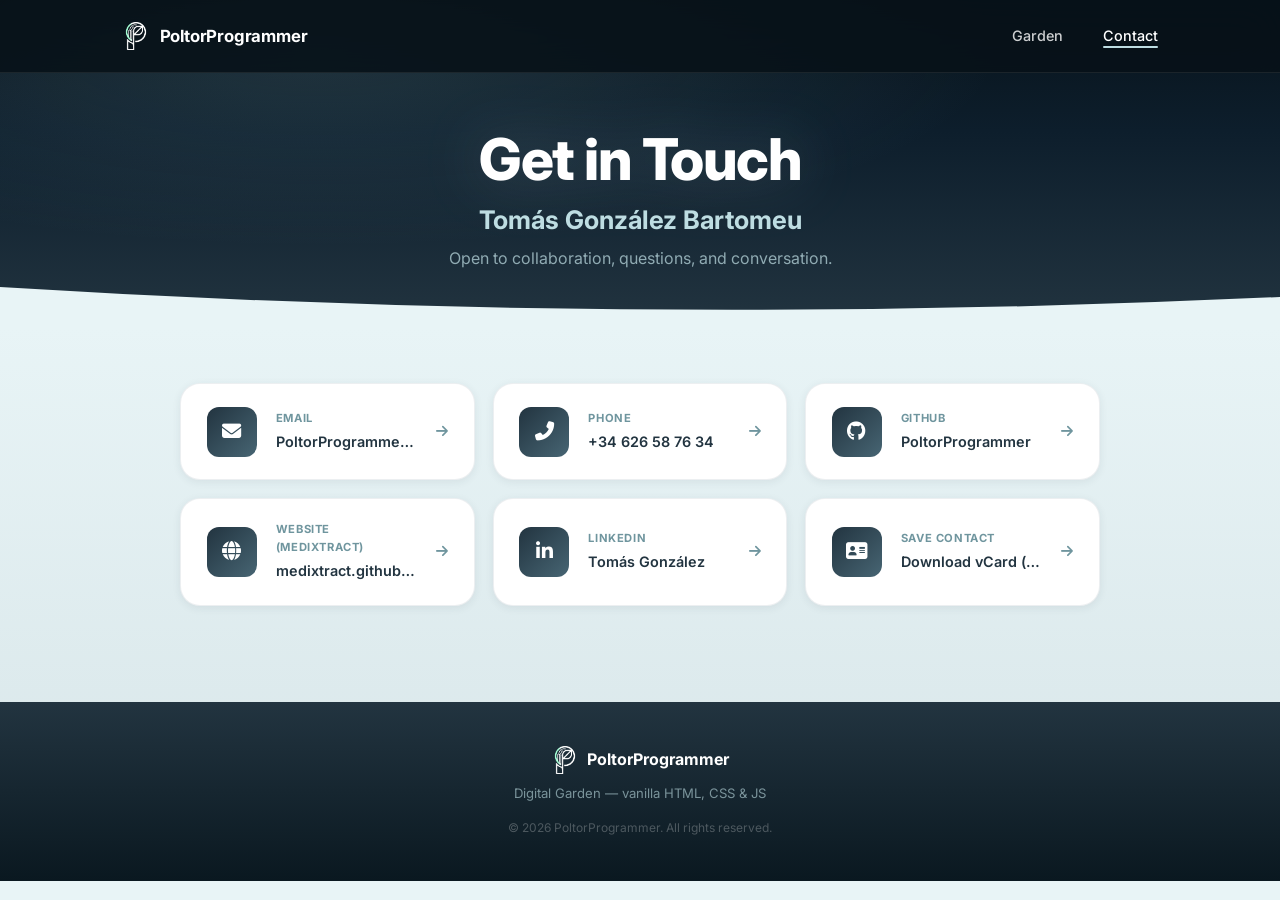
<file: poltorprogrammer/contact.html>
<!DOCTYPE html>
<html lang="en">
<head>
    <meta charset="UTF-8">
    <meta name="viewport" content="width=device-width, initial-scale=1.0">
    <title>Contact — PoltorProgrammer</title>
    <meta name="description" content="Get in touch with PoltorProgrammer — GitHub, email, and more.">

    <link rel="preconnect" href="https://fonts.googleapis.com">
    <link rel="preconnect" href="https://fonts.gstatic.com" crossorigin>
    <link href="https://fonts.googleapis.com/css2?family=Inter:wght@300;400;500;600;700;800&display=swap" rel="stylesheet">
    <link rel="stylesheet" href="https://cdnjs.cloudflare.com/ajax/libs/font-awesome/6.5.0/css/all.min.css">
    <link rel="icon" type="image/png" href="assets/logo.png">
    <link rel="stylesheet" href="css/style.css">
</head>
<body>

    <!-- ── Navbar ────────────────────────────────────────── -->
    <nav class="navbar scrolled" id="navbar">
        <div class="nav-container">
            <a href="index.html" class="nav-logo">
                <span class="logo-icon"><img src="assets/logo.png" alt="PoltorProgrammer Logo" class="logo-img"></span>
                <span>PoltorProgrammer</span>
            </a>
            <ul class="nav-links">
                <li><a href="garden.html"  class="nav-link">Garden</a></li>
                <li><a href="contact.html" class="nav-link active-page">Contact</a></li>
            </ul>
            <button class="hamburger" id="hamburger" aria-label="Toggle menu">
                <span></span><span></span><span></span>
            </button>
        </div>
        <div class="mobile-nav" id="mobile-nav">
            <a href="garden.html"  class="mobile-link">Garden</a>
            <a href="contact.html" class="mobile-link">Contact</a>
        </div>
    </nav>

    <!-- ── Page Header ───────────────────────────────────── -->
    <header class="page-header">
        <div class="container">
            <h1 class="page-header-title">Get in Touch</h1>
            <p class="page-header-name" id="contact-name">Tomás González Bartomeu</p>
            <p class="page-header-sub">Open to collaboration, questions, and conversation.</p>
        </div>
        <div class="page-header-curve">
            <svg viewBox="0 0 1440 40" preserveAspectRatio="none" xmlns="http://www.w3.org/2000/svg">
                <path d="M0,0 Q720,40 1440,10 L1440,40 L0,40 Z" fill="#e8f4f6"/>
            </svg>
        </div>
    </header>

    <!-- ── Contact ───────────────────────────────────────── -->
    <section class="contact-section" style="padding-top:3.5rem;">
        <div class="container">
            <div class="contact-grid" id="contact-grid">
                <a href="mailto:tomasgonzalezbartomeu@gmail.com" class="contact-card">
                    <div class="contact-icon"><i class="fas fa-envelope"></i></div>
                    <div class="contact-info">
                        <span class="contact-label">Email</span>
                        <span class="contact-value">tomasgonzalezbartomeu@gmail.com</span>
                    </div>
                    <i class="fas fa-arrow-right contact-arrow"></i>
                </a>
                <a href="tel:+34626587634" class="contact-card">
                    <div class="contact-icon"><i class="fas fa-phone-alt"></i></div>
                    <div class="contact-info">
                        <span class="contact-label">Phone</span>
                        <span class="contact-value">+34 626 58 76 34</span>
                    </div>
                    <i class="fas fa-arrow-right contact-arrow"></i>
                </a>
                <a href="https://www.linkedin.com/in/tom%C3%A1s-gonz%C3%A1lez-bartomeu-573a98222" target="_blank" class="contact-card">
                    <div class="contact-icon"><i class="fab fa-linkedin-in"></i></div>
                    <div class="contact-info">
                        <span class="contact-label">LinkedIn</span>
                        <span class="contact-value">Tomás González</span>
                    </div>
                    <i class="fas fa-arrow-right contact-arrow"></i>
                </a>
                <a href="https://github.com/PoltorProgrammer" target="_blank" class="contact-card">
                    <div class="contact-icon"><i class="fab fa-github"></i></div>
                    <div class="contact-info">
                        <span class="contact-label">GitHub</span>
                        <span class="contact-value">PoltorProgrammer</span>
                    </div>
                    <i class="fas fa-arrow-right contact-arrow"></i>
                </a>
                <a href="https://medixtract.github.io/MediXtract/" target="_blank" class="contact-card">
                    <div class="contact-icon"><i class="fas fa-globe"></i></div>
                    <div class="contact-info">
                        <span class="contact-label">Website (MediXtract)</span>
                        <span class="contact-value">medixtract.github.io</span>
                    </div>
                    <i class="fas fa-arrow-right contact-arrow"></i>
                </a>
                <a href="assets/tomas_gonzalez.vcf" download="tomas_gonzalez.vcf" class="contact-card">
                    <div class="contact-icon"><i class="fas fa-address-card"></i></div>
                    <div class="contact-info">
                        <span class="contact-label">Save Contact</span>
                        <span class="contact-value">Download vCard (.vcf)</span>
                    </div>
                    <i class="fas fa-arrow-right contact-arrow"></i>
                </a>
            </div>
        </div>
    </section>

    <!-- ── Footer ────────────────────────────────────────── -->
    <footer class="footer">
        <div class="container">
            <div class="footer-content">
                <div class="footer-brand">
                    <span class="logo-icon"><img src="assets/logo.png" alt="PoltorProgrammer Logo" class="logo-img"></span>
                    <span>PoltorProgrammer</span>
                </div>
                <p class="footer-tagline">Digital Garden — vanilla HTML, CSS &amp; JS</p>
                <p class="footer-copy">© 2026 PoltorProgrammer. All rights reserved.</p>
            </div>
        </div>
    </footer>

    <script src="js/contact.js"></script>
</body>
</html>
</file>
<file: css/style.css>
@import 'base.css';
@import 'navbar.css';
@import 'hero.css';
@import 'sections.css';
@import 'projects.css';
@import 'contact.css';
@import 'project-detail.css';
@import 'blog.css';
@import 'responsive.css';
</file>
<file: poltorprogrammer/css/style.css>
/* =============================================
   VARIABLES & RESET
   ============================================= */
:root {
    --primary:       #476573;
    --primary-light: #6f959e;
    --primary-dark:  #223440;
    --secondary:     #a44125;
    --accent:        #bedde2;
    --bg:            #e8f4f6;
    --text-dark:     #223440;
    --text-mid:      #476573;
    --text-light:    #6f959e;
    --white:         #ffffff;

    --glass:         rgba(255, 255, 255, 0.08);
    --glass-border:  rgba(255, 255, 255, 0.15);

    --shadow-sm:  0 2px 8px  rgba(34, 52, 64, 0.08);
    --shadow-md:  0 4px 20px rgba(34, 52, 64, 0.12);
    --shadow-lg:  0 8px 40px rgba(34, 52, 64, 0.18);
    --shadow-glow:0 0 30px   rgba(111, 149, 158, 0.25);

    --radius-sm: 6px;
    --radius-md: 12px;
    --radius-lg: 20px;
    --radius-xl: 50px;

    --transition:      0.3s ease;
    --transition-slow: 0.5s cubic-bezier(0.4, 0, 0.2, 1);

    --container:  1100px;
    --nav-height: 72px;
}

*, *::before, *::after { box-sizing: border-box; margin: 0; padding: 0; }
html { scroll-behavior: smooth; }
body {
    font-family: 'Inter', -apple-system, BlinkMacSystemFont, sans-serif;
    font-size: 16px;
    line-height: 1.6;
    color: var(--text-dark);
    background: var(--bg);
    overflow-x: hidden;
}
a { text-decoration: none; color: inherit; }
img { max-width: 100%; height: auto; display: block; }

.container {
    max-width: var(--container);
    margin: 0 auto;
    padding: 0 2rem;
}

/* =============================================
   NAVBAR
   ============================================= */
.navbar {
    position: fixed;
    top: 0; left: 0; right: 0;
    z-index: 1000;
    background: rgba(7, 18, 25, 0.2);
    backdrop-filter: blur(20px);
    -webkit-backdrop-filter: blur(20px);
    border-bottom: 1px solid rgba(255, 255, 255, 0.08);
    transition: background var(--transition);
}
.navbar.scrolled {
    background: rgba(7, 18, 25, 0.88);
}
.nav-container {
    display: flex;
    align-items: center;
    justify-content: space-between;
    height: var(--nav-height);
    max-width: var(--container);
    margin: 0 auto;
    padding: 0 2rem;
}
.nav-logo {
    display: flex;
    align-items: center;
    gap: 0.6rem;
    font-weight: 700;
    font-size: 1.05rem;
    color: var(--white);
    letter-spacing: -0.2px;
}
.logo-icon { font-size: 1.3rem; display: flex; align-items: center; }
.logo-img {
    height: 28px;
    width: 28px;
    object-fit: contain;
    border-radius: var(--radius-sm);
    display: block;
}
.nav-links {
    display: flex;
    list-style: none;
    gap: 2.5rem;
}
.nav-link {
    color: rgba(255, 255, 255, 0.8);
    font-size: 0.9rem;
    font-weight: 500;
    position: relative;
    transition: color var(--transition);
}
.nav-link::after {
    content: '';
    position: absolute;
    bottom: -4px; left: 0;
    width: 0; height: 2px;
    background: var(--accent);
    border-radius: 2px;
    transition: width var(--transition);
}
.nav-link:hover { color: var(--white); }
.nav-link:hover::after,
.nav-link.active-page::after { width: 100%; }
.nav-link.active-page { color: var(--white); }

.hamburger {
    display: none;
    flex-direction: column;
    gap: 5px;
    background: none;
    border: none;
    cursor: pointer;
    padding: 4px;
}
.hamburger span {
    display: block;
    width: 24px; height: 2px;
    background: var(--white);
    border-radius: 2px;
    transition: var(--transition);
}
.hamburger.open span:nth-child(1) { transform: translateY(7px) rotate(45deg); }
.hamburger.open span:nth-child(2) { opacity: 0; }
.hamburger.open span:nth-child(3) { transform: translateY(-7px) rotate(-45deg); }

.mobile-nav {
    display: none;
    flex-direction: column;
    background: rgba(7, 18, 25, 0.97);
    backdrop-filter: blur(20px);
}
.mobile-nav.open { display: flex; }
.mobile-link {
    color: rgba(255, 255, 255, 0.8);
    font-weight: 500;
    font-size: 0.95rem;
    padding: 1rem 2rem;
    border-bottom: 1px solid rgba(255, 255, 255, 0.05);
    transition: color var(--transition), background var(--transition);
}
.mobile-link:hover {
    color: var(--white);
    background: rgba(255, 255, 255, 0.04);
}

/* =============================================
   HERO
   ============================================= */
.hero {
    position: relative;
    min-height: 100vh;
    display: flex;
    align-items: center;
    justify-content: center;
    overflow: hidden;
    background:
        radial-gradient(ellipse at 25% 15%, rgba(111, 149, 158, 0.28) 0%, transparent 45%),
        radial-gradient(ellipse at 78% 80%, rgba(34, 52, 64, 0.5)  0%, transparent 45%),
        linear-gradient(180deg,
            #071219 0%,
            #0d1e2c 18%,
            #112838 40%,
            #1a3649 65%,
            #223440 100%
        );
}
.particles-container {
    position: absolute;
    inset: 0;
    pointer-events: none;
    overflow: hidden;
}
.hero-content {
    position: relative;
    z-index: 2;
    text-align: center;
    padding: 2rem;
    max-width: 820px;
}
.hero-greeting {
    color: var(--accent);
    font-weight: 500;
    font-size: 0.9rem;
    letter-spacing: 3px;
    text-transform: uppercase;
    margin-bottom: 0.75rem;
    opacity: 0.85;
    animation: fadeUp 0.8s ease both 0.2s;
}
.hero-name {
    font-size: clamp(2.8rem, 7vw, 5.5rem);
    font-weight: 800;
    color: var(--white);
    letter-spacing: -2.5px;
    line-height: 1.05;
    margin-bottom: 1rem;
    filter: drop-shadow(0 0 40px rgba(190, 221, 226, 0.25));
    animation: fadeUp 0.8s ease both 0.4s;
}
.hero-typewriter {
    font-size: clamp(1rem, 2.5vw, 1.35rem);
    color: rgba(190, 221, 226, 0.9);
    font-weight: 400;
    margin-bottom: 2.5rem;
    min-height: 2rem;
    animation: fadeUp 0.8s ease both 0.6s;
}
.typewriter-cursor {
    animation: blink 1s step-end infinite;
    color: var(--accent);
}
@keyframes blink {
    0%, 100% { opacity: 1; }
    50%       { opacity: 0; }
}
@keyframes fadeUp {
    from { opacity: 0; transform: translateY(22px); }
    to   { opacity: 1; transform: translateY(0);    }
}

/* Stats strip */
.stats-strip {
    display: inline-flex;
    align-items: center;
    gap: 1.5rem;
    background: var(--glass);
    backdrop-filter: blur(14px);
    -webkit-backdrop-filter: blur(14px);
    border: 1px solid var(--glass-border);
    border-radius: var(--radius-xl);
    padding: 0.85rem 2rem;
    margin-bottom: 2.5rem;
    animation: fadeUp 0.8s ease both 0.8s;
}
.stat {
    display: flex;
    flex-direction: column;
    align-items: center;
    gap: 2px;
}
.stat-number {
    font-size: 1.45rem;
    font-weight: 800;
    color: var(--white);
    line-height: 1;
}
.stat-label {
    font-size: 0.65rem;
    font-weight: 600;
    color: rgba(190, 221, 226, 0.65);
    text-transform: uppercase;
    letter-spacing: 0.8px;
    white-space: nowrap;
}
.stat-divider {
    width: 1px;
    height: 2.5rem;
    background: rgba(255, 255, 255, 0.12);
}

/* CTA buttons */
.hero-cta {
    display: flex;
    gap: 1rem;
    justify-content: center;
    flex-wrap: wrap;
    animation: fadeUp 0.8s ease both 1s;
}
.btn {
    display: inline-flex;
    align-items: center;
    gap: 0.5rem;
    padding: 0.85rem 1.8rem;
    border-radius: var(--radius-xl);
    font-family: inherit;
    font-size: 0.9rem;
    font-weight: 600;
    cursor: pointer;
    border: none;
    transition: transform var(--transition), box-shadow var(--transition), background var(--transition);
    position: relative;
    overflow: hidden;
}
.btn::before {
    content: '';
    position: absolute;
    top: 0; left: -100%;
    width: 100%; height: 100%;
    background: linear-gradient(90deg, transparent, rgba(255,255,255,0.15), transparent);
    transition: left 0.5s ease;
}
.btn:hover::before { left: 100%; }
.btn-primary {
    background: linear-gradient(135deg, var(--primary), var(--primary-light));
    color: var(--white);
    box-shadow: 0 4px 20px rgba(71, 101, 115, 0.45);
}
.btn-primary:hover {
    transform: translateY(-3px);
    box-shadow: 0 8px 30px rgba(71, 101, 115, 0.55);
}
.btn-outline {
    background: var(--glass);
    backdrop-filter: blur(12px);
    color: var(--white);
    border: 1px solid var(--glass-border);
}
.btn-outline:hover {
    transform: translateY(-3px);
    background: rgba(255, 255, 255, 0.14);
    border-color: rgba(190, 221, 226, 0.35);
}

/* Curve divider */
.hero-curve {
    position: absolute;
    bottom: 0; left: 0; right: 0;
    pointer-events: none;
}
.hero-curve svg { display: block; width: 100%; height: 70px; }

/* =============================================
   PARTICLES
   ============================================= */
.particle {
    position: absolute;
    pointer-events: none;
    will-change: transform, opacity;
}
.particle.bubble {
    border-radius: 50%;
    background: radial-gradient(circle at 35% 35%,
        rgba(190, 221, 226, 0.8),
        rgba(111, 149, 158, 0.3)
    );
    animation: floatUp linear infinite;
}
.particle.bubble.large {
    background: transparent;
    border: 1px solid rgba(190, 221, 226, 0.18);
}
.particle.fish {
    animation: swim linear infinite;
    line-height: 1;
    display: block;
    user-select: none;
}
@keyframes floatUp {
    0%   { transform: translateY(110vh) translateX(0);              opacity: 0; }
    8%   { opacity: 1; }
    85%  { opacity: 0.7; }
    100% { transform: translateY(-80px) translateX(var(--drift, 40px)); opacity: 0; }
}
@keyframes swim {
    0%     { transform: translateX(-60px) scaleX(-1);  opacity: 0; }
    5%     { opacity: 0.45; }
    49%    { transform: translateX(110vw) scaleX(-1);  opacity: 0.45; }
    50%    { transform: translateX(110vw) scaleX(1);   opacity: 0.45; }
    95%    { opacity: 0.45; }
    100%   { transform: translateX(-60px) scaleX(1);   opacity: 0; }
}

/* =============================================
   SECTION COMMON
   ============================================= */
.section-header {
    text-align: center;
    margin-bottom: 3rem;
}
.section-title {
    font-size: clamp(1.9rem, 4vw, 2.8rem);
    font-weight: 800;
    color: var(--text-dark);
    letter-spacing: -1px;
    line-height: 1.15;
    margin-bottom: 0.65rem;
}
.section-subtitle {
    font-size: 1rem;
    color: var(--text-mid);
    max-width: 480px;
    margin: 0 auto;
    line-height: 1.65;
}

/* =============================================
   PROJECTS SECTION
   ============================================= */
.projects-section {
    padding: 6rem 0 5rem;
    background: var(--bg);
}

/* Controls */
.controls {
    display: flex;
    flex-direction: column;
    align-items: center;
    gap: 1.25rem;
    margin-bottom: 2.75rem;
}
.search-wrapper {
    position: relative;
    width: 100%;
    max-width: 460px;
}
.search-icon {
    position: absolute;
    left: 1.1rem;
    top: 50%;
    transform: translateY(-50%);
    color: var(--text-light);
    font-size: 0.85rem;
    pointer-events: none;
}
.search-input {
    width: 100%;
    padding: 0.85rem 1.1rem 0.85rem 2.75rem;
    border: 1.5px solid rgba(71, 101, 115, 0.18);
    border-radius: var(--radius-xl);
    background: var(--white);
    font-family: inherit;
    font-size: 0.9rem;
    color: var(--text-dark);
    outline: none;
    transition: border-color var(--transition), box-shadow var(--transition);
}
.search-input:focus {
    border-color: var(--primary);
    box-shadow: 0 0 0 3px rgba(71, 101, 115, 0.1);
}
.search-input::placeholder { color: var(--text-light); }

.filter-tabs {
    display: flex;
    gap: 0.5rem;
    flex-wrap: wrap;
    justify-content: center;
}
.filter-btn {
    padding: 0.45rem 1.15rem;
    border-radius: var(--radius-xl);
    border: 1.5px solid rgba(71, 101, 115, 0.18);
    background: var(--white);
    color: var(--text-mid);
    font-family: inherit;
    font-size: 0.82rem;
    font-weight: 500;
    cursor: pointer;
    transition: var(--transition);
}
.filter-btn:hover {
    border-color: var(--primary);
    color: var(--primary);
}
.filter-btn.active {
    background: var(--primary-dark);
    border-color: var(--primary-dark);
    color: var(--white);
}

/* Grid */
.project-grid {
    display: grid;
    grid-template-columns: repeat(auto-fill, minmax(310px, 1fr));
    gap: 1.75rem;
}

/* Loading & empty states */
.grid-loading {
    grid-column: 1 / -1;
    display: flex;
    flex-direction: column;
    align-items: center;
    gap: 1rem;
    padding: 4rem;
    color: var(--text-light);
    font-size: 0.9rem;
}
.loading-spinner {
    width: 38px; height: 38px;
    border: 3px solid rgba(71, 101, 115, 0.12);
    border-top-color: var(--primary);
    border-radius: 50%;
    animation: spin 0.75s linear infinite;
}
@keyframes spin { to { transform: rotate(360deg); } }

.no-results {
    text-align: center;
    padding: 4rem;
    color: var(--text-light);
}
.no-results i {
    font-size: 2rem;
    display: block;
    margin-bottom: 0.75rem;
    opacity: 0.35;
}

/* =============================================
   PROJECT CARD
   ============================================= */
.project-card {
    background: var(--white);
    border-radius: var(--radius-lg);
    overflow: hidden;
    border: 1px solid rgba(71, 101, 115, 0.1);
    box-shadow: var(--shadow-sm);
    display: flex;
    flex-direction: column;
    transition: transform var(--transition), box-shadow var(--transition), border-color var(--transition);
    text-decoration: none;
    color: inherit;
    cursor: pointer;
}
.project-card:hover {
    transform: translateY(-8px);
    box-shadow: var(--shadow-lg), var(--shadow-glow);
    border-color: rgba(71, 101, 115, 0.22);
}

.card-cover {
    position: relative;
    height: 155px;
    overflow: hidden;
    background-size: cover;
    background-position: center;
    flex-shrink: 0;
}
.card-cover-gradient {
    position: absolute;
    inset: 0;
}
.card-cover-gradient.nature,
.card-cover-gradient.natural,
.card-cover-gradient.botanics,
.card-cover-gradient.botanical { background: linear-gradient(135deg, #122b1d 0%, #235c3f 55%, #4a9e6e 100%); }
.card-cover-gradient.ai        { background: linear-gradient(135deg, #071219 0%, #0f2233 55%, #1a3649 100%); }
.card-cover-gradient.medical   { background: linear-gradient(135deg, #111d38 0%, #253d6e 55%, #4a6db8 100%); }
.card-cover-gradient.language,
.card-cover-gradient.lenguage  { background: linear-gradient(135deg, #3d3005 0%, #6e580e 55%, #cca525 100%); }
.card-cover-gradient.designs   { background: linear-gradient(135deg, #3d1b05 0%, #6e330e 55%, #cc6a25 100%); }
.card-cover-gradient.blogs     { background: linear-gradient(135deg, #092c30 0%, #195b63 55%, #3d9aa6 100%); }
.card-cover-gradient.games     { background: linear-gradient(135deg, #2e0e30 0%, #622563 55%, #a84da9 100%); }
.card-cover-gradient.tools     { background: linear-gradient(135deg, #18222f 0%, #2f3e4f 55%, #4f637a 100%); }
.card-cover-gradient.default   { background: linear-gradient(135deg, #223440 0%, #476573 55%, #6f959e 100%); }

.card-cover-icon {
    position: absolute;
    top: 50%; left: 50%;
    transform: translate(-50%, -50%);
    font-size: 2.8rem;
    opacity: 0.45;
    user-select: none;
    pointer-events: none;
    line-height: 1;
}
.card-badges {
    position: absolute;
    top: 0.7rem; left: 0.7rem;
    display: flex;
    gap: 0.4rem;
    flex-wrap: wrap;
}

/* Badges (shared) */
.badge {
    display: inline-flex;
    align-items: center;
    gap: 0.25rem;
    padding: 0.2rem 0.6rem;
    border-radius: var(--radius-xl);
    font-size: 0.68rem;
    font-weight: 700;
    letter-spacing: 0.2px;
    backdrop-filter: blur(8px);
    white-space: nowrap;
}
.badge-private  { background: rgba(164, 65, 37, 0.85);  color: var(--white); }
.badge-public   { background: rgba(60, 120, 60, 0.85);   color: var(--white); }
.badge-wip      { background: rgba(255, 129, 78, 0.85);  color: var(--white); }
.badge-category { background: rgba(7, 18, 25, 0.65);    color: rgba(255,255,255,0.88); text-transform: capitalize; }
.badge-status   { background: rgba(255, 255, 255, 0.12); color: var(--white); border: 1px solid rgba(255, 255, 255, 0.25); }

.card-body {
    padding: 1.4rem 1.5rem 1.5rem;
    flex: 1;
    display: flex;
    flex-direction: column;
    gap: 0.55rem;
}
.card-title {
    font-size: 1.1rem;
    font-weight: 700;
    color: var(--text-dark);
    line-height: 1.3;
    letter-spacing: -0.25px;
}
.card-subtitle {
    font-size: 0.85rem;
    color: var(--text-mid);
    line-height: 1.55;
    flex: 1;
    display: -webkit-box;
    -webkit-line-clamp: 3;
    -webkit-box-orient: vertical;
    overflow: hidden;
}
.card-tech {
    display: flex;
    gap: 0.35rem;
    flex-wrap: wrap;
    margin-top: 0.1rem;
}
.tech-pill {
    padding: 0.18rem 0.55rem;
    background: rgba(71, 101, 115, 0.07);
    border: 1px solid rgba(71, 101, 115, 0.14);
    border-radius: var(--radius-xl);
    font-size: 0.7rem;
    font-weight: 500;
    color: var(--primary);
}
.btn-read-more {
    display: inline-flex;
    align-items: center;
    gap: 0.4rem;
    margin-top: auto;
    padding-top: 0.75rem;
    align-self: flex-start;
    font-size: 0.85rem;
    font-weight: 600;
    color: var(--primary-dark);
    transition: gap var(--transition), color var(--transition);
    pointer-events: none;
}
.btn-read-more i { font-size: 0.75rem; transition: transform var(--transition); }
.project-card:hover .btn-read-more { color: var(--primary); gap: 0.65rem; }
.project-card:hover .btn-read-more i { transform: translateX(4px); }

/* =============================================
   CONTACT SECTION
   ============================================= */
.contact-section {
    padding: 6rem 0;
    background: linear-gradient(180deg, var(--bg) 0%, rgba(71, 101, 115, 0.07) 100%);
}
.contact-grid {
    display: grid;
    grid-template-columns: repeat(auto-fit, minmax(270px, 1fr));
    gap: 1.1rem;
    max-width: 920px;
    margin: 0 auto;
}
.contact-card {
    display: flex;
    align-items: center;
    gap: 1.2rem;
    padding: 1.4rem 1.6rem;
    background: var(--white);
    border: 1px solid rgba(71, 101, 115, 0.1);
    border-radius: var(--radius-lg);
    box-shadow: var(--shadow-sm);
    transition: transform var(--transition), box-shadow var(--transition), border-color var(--transition);
}
.contact-card:hover {
    transform: translateY(-5px);
    box-shadow: var(--shadow-md);
    border-color: rgba(71, 101, 115, 0.22);
}
.contact-icon {
    width: 50px; height: 50px;
    border-radius: var(--radius-md);
    background: linear-gradient(135deg, var(--primary-dark), var(--primary));
    display: flex;
    align-items: center;
    justify-content: center;
    color: var(--white);
    font-size: 1.2rem;
    flex-shrink: 0;
}
.contact-info {
    flex: 1;
    display: flex;
    flex-direction: column;
    gap: 2px;
    min-width: 0;
}
.contact-label {
    font-size: 0.7rem;
    font-weight: 700;
    text-transform: uppercase;
    letter-spacing: 0.6px;
    color: var(--text-light);
}
.contact-value {
    font-size: 0.9rem;
    font-weight: 600;
    color: var(--text-dark);
    white-space: nowrap;
    overflow: hidden;
    text-overflow: ellipsis;
}
.contact-arrow {
    color: var(--text-light);
    font-size: 0.85rem;
    flex-shrink: 0;
    transition: transform var(--transition), color var(--transition);
}
.contact-card:hover .contact-arrow {
    transform: translateX(4px);
    color: var(--primary);
}

/* =============================================
   FOOTER
   ============================================= */
.footer {
    background: linear-gradient(180deg, var(--primary-dark) 0%, #0a1820 100%);
    padding: 2.75rem 0;
    text-align: center;
}
.footer-content {
    display: flex;
    flex-direction: column;
    align-items: center;
    gap: 0.6rem;
}
.footer-brand {
    display: flex;
    align-items: center;
    gap: 0.5rem;
    font-size: 1rem;
    font-weight: 700;
    color: var(--white);
}
.footer-tagline {
    font-size: 0.82rem;
    color: rgba(190, 221, 226, 0.6);
}
.footer-copy {
    font-size: 0.75rem;
    color: rgba(255, 255, 255, 0.25);
    margin-top: 0.25rem;
}

/* =============================================
   PROJECT DETAIL PAGE  (project.html)
   ============================================= */
.project-header {
    position: relative;
    min-height: 52vh;
    display: flex;
    flex-direction: column;
    justify-content: flex-end;
    padding-top: calc(var(--nav-height) + 1.5rem);
    padding-bottom: 3rem;
    overflow: hidden;
    background:
        radial-gradient(ellipse at 20% 20%, rgba(111, 149, 158, 0.22) 0%, transparent 50%),
        linear-gradient(180deg, #071219 0%, #0d1e2c 30%, #112838 60%, #223440 100%);
}
.project-header.cover-nature,
.project-header.cover-natural,
.project-header.cover-botanics,
.project-header.cover-botanical { background: linear-gradient(180deg, #0a1f14 0%, #1a3d2e 40%, #2e5a40 100%); }
.project-header.cover-ai        { background: linear-gradient(180deg, #071219 0%, #0d1e2c 40%, #1a3649 100%); }
.project-header.cover-medical   { background: linear-gradient(180deg, #0a1220 0%, #1a2b4a 40%, #2d4678 100%); }
.project-header.cover-language,
.project-header.cover-lenguage  { background: linear-gradient(180deg, #2b2203 0%, #4f3f0a 40%, #8c7112 100%); }
.project-header.cover-designs   { background: linear-gradient(180deg, #2b1303 0%, #4f250a 40%, #8c4212 100%); }
.project-header.cover-blogs     { background: linear-gradient(180deg, #051d20 0%, #0f4047 40%, #1c6e7a 100%); }
.project-header.cover-games     { background: linear-gradient(180deg, #1e0a1e 0%, #3c1640 40%, #622564 100%); }
.project-header.cover-tools     { background: linear-gradient(180deg, #101822 0%, #222d3b 40%, #3a4b5e 100%); }
.project-header.has-image { background-size: cover; background-position: center; }
.project-header.has-image::before {
    content: '';
    position: absolute;
    inset: 0;
    background: linear-gradient(to top, rgba(7,18,25,0.9) 0%, rgba(7,18,25,0.3) 100%);
}

.project-header .container { position: relative; z-index: 2; }

.back-link {
    display: inline-flex;
    align-items: center;
    gap: 0.5rem;
    color: rgba(190, 221, 226, 0.7);
    font-size: 0.85rem;
    font-weight: 500;
    margin-bottom: 2rem;
    transition: color var(--transition);
}
.back-link:hover { color: var(--accent); }
.back-link i { font-size: 0.8rem; }

.project-header-content { max-width: 760px; }

.project-badges {
    display: flex;
    gap: 0.5rem;
    flex-wrap: wrap;
    margin-bottom: 1rem;
}
.project-title {
    font-size: clamp(2rem, 5vw, 3.5rem);
    font-weight: 800;
    color: var(--white);
    letter-spacing: -1.5px;
    line-height: 1.1;
    margin-bottom: 0.75rem;
}
.project-subtitle {
    font-size: clamp(0.95rem, 2vw, 1.1rem);
    color: rgba(190, 221, 226, 0.8);
    line-height: 1.65;
    margin-bottom: 1.25rem;
    max-width: 640px;
}
.project-tech {
    display: flex;
    gap: 0.4rem;
    flex-wrap: wrap;
    margin-bottom: 1.5rem;
}
.project-tech .tech-pill {
    background: rgba(255, 255, 255, 0.1);
    border-color: rgba(255, 255, 255, 0.18);
    color: rgba(190, 221, 226, 0.9);
}
.project-actions {
    display: flex;
    gap: 0.75rem;
    flex-wrap: wrap;
}
.btn-action {
    display: inline-flex;
    align-items: center;
    gap: 0.5rem;
    padding: 0.7rem 1.4rem;
    border-radius: var(--radius-xl);
    font-size: 0.875rem;
    font-weight: 600;
    transition: transform var(--transition), box-shadow var(--transition);
    position: relative;
    overflow: hidden;
}
.btn-action::before {
    content: '';
    position: absolute;
    top: 0; left: -100%;
    width: 100%; height: 100%;
    background: linear-gradient(90deg, transparent, rgba(255,255,255,0.12), transparent);
    transition: left 0.5s;
}
.btn-action:hover::before { left: 100%; }
.btn-git {
    background: rgba(255,255,255,0.12);
    color: var(--white);
    border: 1px solid rgba(255,255,255,0.18);
    backdrop-filter: blur(10px);
}
.btn-git:hover { transform: translateY(-2px); box-shadow: 0 4px 15px rgba(0,0,0,0.2); }
.btn-demo {
    background: var(--primary);
    color: var(--white);
    box-shadow: 0 4px 14px rgba(71,101,115,0.4);
}
.btn-demo:hover { transform: translateY(-2px); box-shadow: 0 6px 20px rgba(71,101,115,0.5); }

/* Markdown body */
.project-main {
    padding: 3.5rem 0 5rem;
    background: var(--bg);
}
.markdown-body {
    max-width: 760px;
    font-size: 1rem;
    line-height: 1.78;
    color: var(--text-dark);
    text-align: justify;
}
.markdown-body h1,
.markdown-body h2,
.markdown-body h3,
.markdown-body h4 {
    color: var(--primary-dark);
    font-weight: 700;
    letter-spacing: -0.4px;
    margin: 2rem 0 0.75rem;
    line-height: 1.25;
}
.markdown-body h1 { font-size: 1.9rem; letter-spacing: -0.8px; }
.markdown-body h2 { font-size: 1.45rem; border-bottom: 2px solid rgba(71,101,115,0.12); padding-bottom: 0.4rem; }
.markdown-body h3 { font-size: 1.15rem; }
.markdown-body p  { margin-bottom: 1.1rem; }
.markdown-body ul,
.markdown-body ol { margin: 0.75rem 0 1.1rem 1.5rem; }
.markdown-body li { margin-bottom: 0.4rem; }
.markdown-body strong { font-weight: 700; color: var(--entry-accent, var(--primary-dark)); }
.markdown-body em { font-style: italic; color: var(--text-mid); }
.markdown-body code {
    background: rgba(71,101,115,0.09);
    border: 1px solid rgba(71,101,115,0.15);
    border-radius: 4px;
    padding: 0.15em 0.45em;
    font-size: 0.88em;
    font-family: 'Fira Code', 'Cascadia Code', monospace;
    color: var(--secondary);
}
.markdown-body pre {
    background: var(--primary-dark);
    border-radius: var(--radius-md);
    padding: 1.4rem 1.6rem;
    overflow-x: auto;
    margin: 1.25rem 0;
}
.markdown-body pre code {
    background: none;
    border: none;
    padding: 0;
    color: var(--accent);
    font-size: 0.88rem;
}
.markdown-body blockquote {
    border-left: 3px solid var(--primary-light);
    padding-left: 1.2rem;
    color: var(--text-mid);
    font-style: italic;
    margin: 1.25rem 0;
}
.markdown-body img {
    border-radius: var(--radius-md);
    box-shadow: var(--shadow-md);
    margin: 1.5rem auto;
    max-width: 100%;
}
.markdown-body a {
    color: var(--primary);
    text-decoration: underline;
    text-underline-offset: 3px;
    transition: color var(--transition);
}
.markdown-body a:hover { color: var(--primary-dark); }
.markdown-body hr {
    border: none;
    border-top: 1px solid rgba(71,101,115,0.15);
    margin: 2rem 0;
}
.markdown-body table {
    width: 100%;
    border-collapse: collapse;
    margin: 1.5rem 0;
    font-size: 0.9rem;
}
.markdown-body th {
    background: rgba(71,101,115,0.08);
    font-weight: 600;
    color: var(--primary-dark);
    padding: 0.65rem 1rem;
    border: 1px solid rgba(71,101,115,0.15);
    text-align: left;
}
.markdown-body td {
    padding: 0.6rem 1rem;
    border: 1px solid rgba(71,101,115,0.1);
}

/* GitHub-style alert blocks */
.alert-block {
    display: flex;
    flex-direction: column;
    gap: 0.4rem;
    border-left: 4px solid;
    border-radius: 0 var(--radius-sm) var(--radius-sm) 0;
    padding: 0.9rem 1.2rem;
    margin: 1.5rem 0;
}
.alert-block p { margin-bottom: 0; }
.alert-label {
    font-size: 0.72rem;
    font-weight: 700;
    text-transform: uppercase;
    letter-spacing: 0.5px;
}
.alert-note      { border-color: var(--primary);    background: rgba(71,101,115,0.07); }
.alert-note      .alert-label { color: var(--primary); }
.alert-tip       { border-color: #5a7a10; background: rgba(90,122,16,0.07); }
.alert-tip       .alert-label { color: #5a7a10; }
.alert-important { border-color: var(--secondary);  background: rgba(164,65,37,0.07); }
.alert-important .alert-label { color: var(--secondary); }
.alert-warning   { border-color: #d4640a; background: rgba(212,100,10,0.07); }
.alert-warning   .alert-label { color: #d4640a; }
.alert-caution   { border-color: #7a1a10; background: rgba(122,26,16,0.07); }
.alert-caution   .alert-label { color: #7a1a10; }

/* Error state (project.html) */
.error-state {
    text-align: center;
    padding: 6rem 2rem;
    color: var(--text-light);
}
.error-icon { font-size: 3rem; margin-bottom: 1rem; }
.error-state h2 { color: var(--text-dark); font-size: 1.6rem; margin-bottom: 0.6rem; }
.error-state p  { margin-bottom: 2rem; }

/* =============================================
   RESPONSIVE
   ============================================= */
@media (max-width: 768px) {
    .nav-links  { display: none; }
    .hamburger  { display: flex; }

    .hero-name  { letter-spacing: -1.5px; }
    .stats-strip { gap: 1rem; padding: 0.75rem 1.4rem; }

    .project-grid { grid-template-columns: 1fr; }
    .project-title { letter-spacing: -0.8px; }
    .project-main { padding: 2.5rem 0 4rem; }
}

@media (max-width: 480px) {
    .container { padding: 0 1.25rem; }
    .hero-cta   { flex-direction: column; align-items: center; }
    .stats-strip { flex-wrap: wrap; justify-content: center; }
    .stat-divider { display: none; }
    .project-actions { flex-direction: column; }
}

/* =============================================
   PAGE HEADER  (garden.html / contact.html)
   ============================================= */
.page-header {
    padding-top: calc(var(--nav-height) + 3.5rem);
    padding-bottom: 3.5rem;
    background:
        radial-gradient(ellipse at 25% 15%, rgba(111, 149, 158, 0.22) 0%, transparent 50%),
        linear-gradient(180deg, #071219 0%, #0d1e2c 40%, #223440 100%);
    text-align: center;
    position: relative;
    overflow: hidden;
}
.page-header-title {
    font-size: clamp(2.2rem, 5vw, 3.6rem);
    font-weight: 800;
    color: var(--white);
    letter-spacing: -1.5px;
    line-height: 1.1;
    margin-bottom: 0.55rem;
    filter: drop-shadow(0 0 30px rgba(190, 221, 226, 0.2));
    animation: fadeUp 0.7s ease both 0.1s;
}
.page-header-name {
    font-size: clamp(1.2rem, 3vw, 1.6rem);
    font-weight: 700;
    color: var(--accent);
    margin-bottom: 0.25rem;
    animation: fadeUp 0.7s ease both 0.18s;
}
.page-header-role {
    font-size: 0.95rem;
    font-weight: 500;
    color: rgba(255, 255, 255, 0.85);
    margin-bottom: 1rem;
    animation: fadeUp 0.7s ease both 0.22s;
}
.page-header-sub {
    font-size: 1rem;
    color: rgba(190, 221, 226, 0.72);
    max-width: 480px;
    margin: 0 auto;
    line-height: 1.65;
    animation: fadeUp 0.7s ease both 0.25s;
}
.page-header-curve {
    position: absolute;
    bottom: 0; left: 0; right: 0;
    pointer-events: none;
}
.page-header-curve svg { display: block; width: 100%; height: 40px; }

/* =============================================
   ABOUT SECTION  (index.html)
   ============================================= */
.about-section {
    padding: 5.5rem 0 3.5rem;
    background: var(--bg);
}
.about-inner {
    max-width: 620px;
    margin: 0 auto;
    text-align: center;
}
.about-label {
    display: inline-block;
    font-size: 0.7rem;
    font-weight: 700;
    letter-spacing: 2px;
    text-transform: uppercase;
    color: var(--primary);
    background: rgba(71, 101, 115, 0.08);
    border: 1px solid rgba(71, 101, 115, 0.14);
    padding: 0.3rem 0.9rem;
    border-radius: var(--radius-xl);
    margin-bottom: 1.25rem;
}
.about-text {
    font-size: 1.12rem;
    color: var(--text-mid);
    line-height: 1.82;
}
.about-text strong { color: var(--text-dark); font-weight: 700; }

/* =============================================
   DOMAINS SECTION  (index.html)
   ============================================= */
.domains-section {
    padding: 0 0 5.5rem;
    background: var(--bg);
}
.domains-section .section-header { margin-bottom: 2.25rem; }
.domains-grid {
    display: grid;
    grid-template-columns: repeat(auto-fit, minmax(185px, 1fr));
    gap: 1.1rem;
}
.domain-card {
    display: flex;
    flex-direction: column;
    gap: 0.7rem;
    padding: 1.4rem 1.3rem;
    background: var(--white);
    border: 1px solid rgba(71, 101, 115, 0.1);
    border-radius: var(--radius-lg);
    box-shadow: var(--shadow-sm);
    transition: transform var(--transition), box-shadow var(--transition), border-color var(--transition);
}
.domain-card:hover {
    transform: translateY(-6px);
    box-shadow: var(--shadow-md), var(--shadow-glow);
    border-color: rgba(71, 101, 115, 0.22);
}
.domain-icon-wrap {
    width: 44px; height: 44px;
    border-radius: var(--radius-md);
    display: flex;
    align-items: center;
    justify-content: center;
    font-size: 1.35rem;
    flex-shrink: 0;
}
.domain-icon-wrap.nature,
.domain-icon-wrap.natural,
.domain-icon-wrap.botanics,
.domain-icon-wrap.botanical { background: linear-gradient(135deg, #122b1d, #2d6a4f); }
.domain-icon-wrap.ai        { background: linear-gradient(135deg, #071219, #1a3649); }
.domain-icon-wrap.medical   { background: linear-gradient(135deg, #111d38, #253d6e); }
.domain-icon-wrap.language,
.domain-icon-wrap.lenguage  { background: linear-gradient(135deg, #3d3005, #856910); }
.domain-icon-wrap.designs   { background: linear-gradient(135deg, #3d1b05, #853e10); }
.domain-icon-wrap.blogs     { background: linear-gradient(135deg, #092c30, #1e7d8a); }
.domain-icon-wrap.games     { background: linear-gradient(135deg, #2e0e30, #622563); }
.domain-icon-wrap.tools     { background: linear-gradient(135deg, #18222f, #3b4d61); }
.domain-name {
    font-size: 0.92rem;
    font-weight: 700;
    color: var(--text-dark);
    letter-spacing: -0.15px;
}
.domain-desc {
    font-size: 0.79rem;
    color: var(--text-light);
    line-height: 1.55;
    flex: 1;
}
.domain-link {
    font-size: 0.78rem;
    font-weight: 600;
    color: var(--primary);
    display: flex;
    align-items: center;
    gap: 0.3rem;
    transition: gap var(--transition), color var(--transition);
    margin-top: 0.1rem;
}
.domain-card:hover .domain-link { gap: 0.55rem; color: var(--primary-dark); }

@media (max-width: 600px) {
    .domains-grid { grid-template-columns: repeat(2, 1fr); }
    .page-header-title { letter-spacing: -0.8px; }
}
@media (max-width: 380px) {
    .domains-grid { grid-template-columns: 1fr; }
}
</file>
